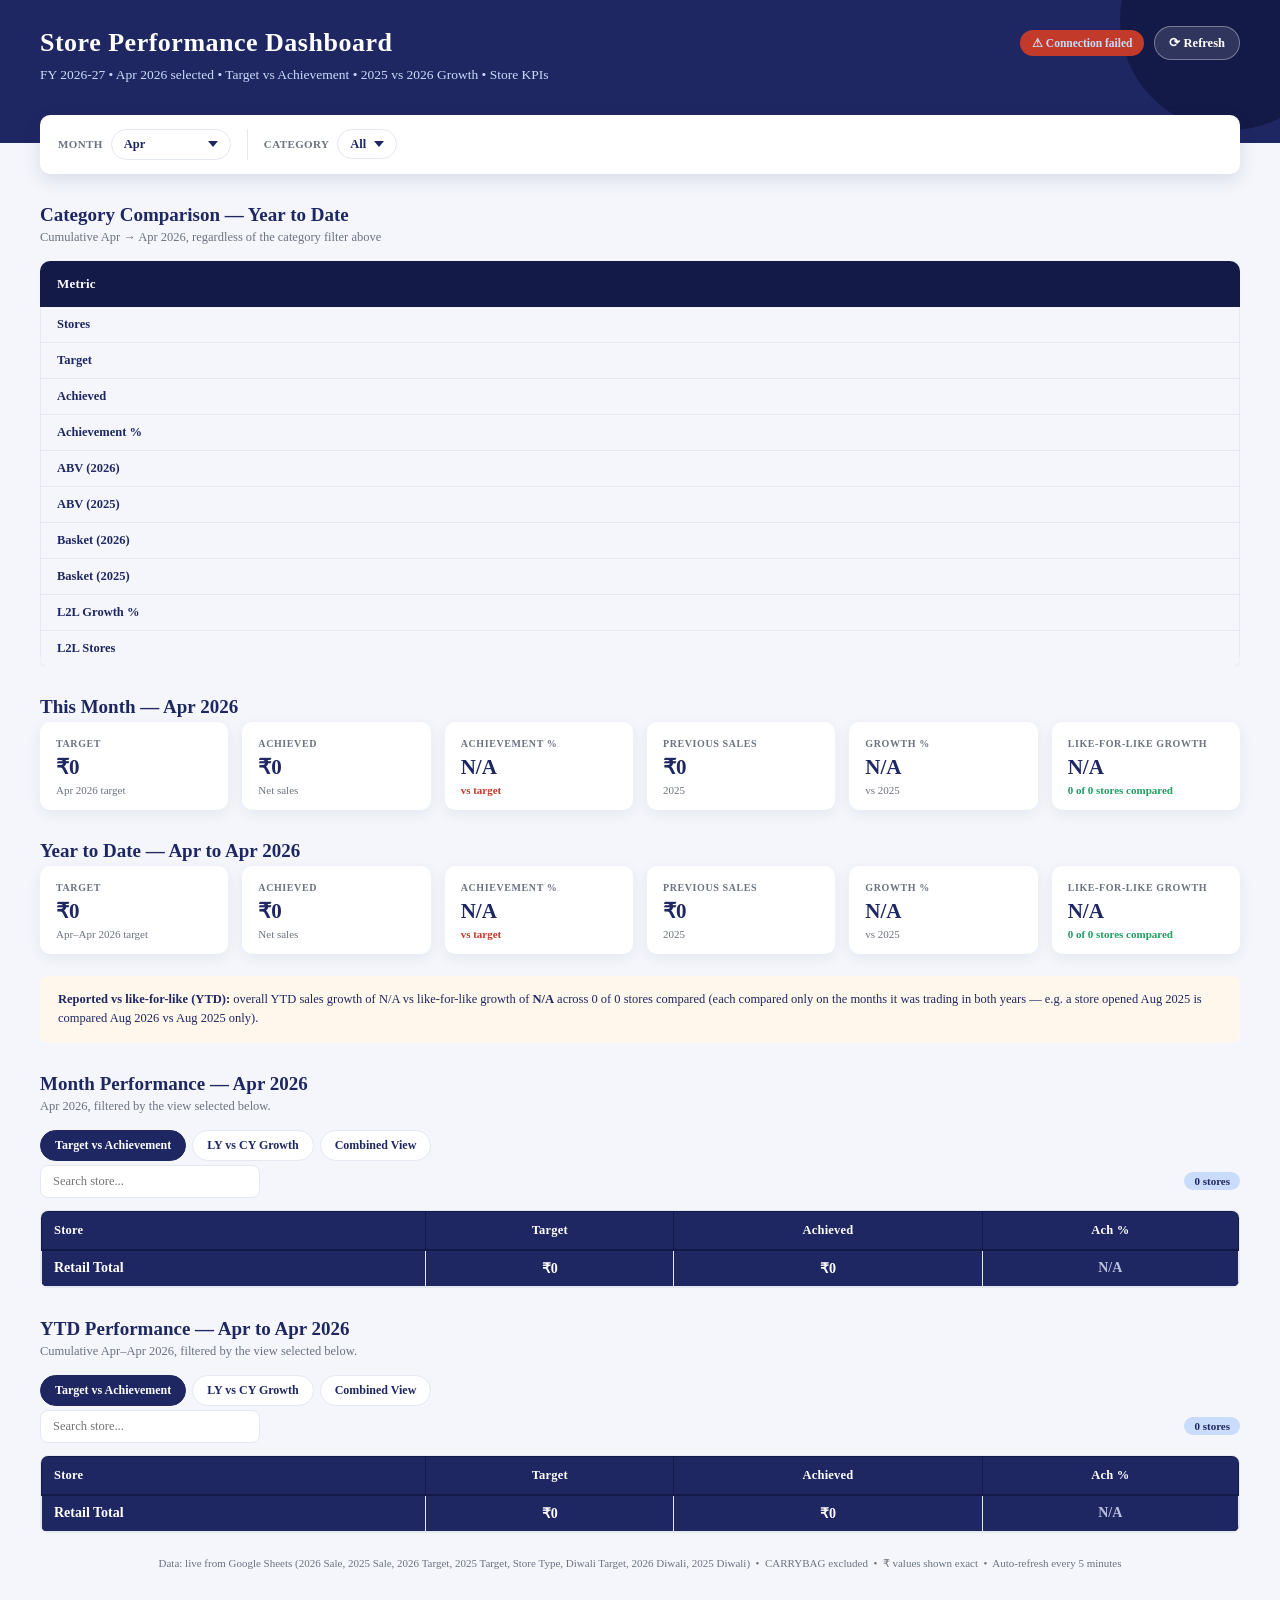
<file: index.html>
<!DOCTYPE html>
<html lang="en">
<head>
<meta charset="UTF-8" />
<meta name="viewport" content="width=device-width, initial-scale=1.0" />
<title>Store Performance Dashboard — FY 2026-27</title>
<style>
  :root{
    --navy:#1E2761; --navy-dark:#141A47; --ice:#CADCFC; --white:#FFFFFF;
    --bg:#F4F6FB; --grey:#6B7280; --grey-dark:#3B4252;
    --green:#1E9E63; --green-bg:#E6F7EF; --red:#C23B2A; --red-bg:#FCEAE7;
    --border:#E4E8F2; --amber-bg:#FFF7EC;
    --purple:#5B3EA8; --purple-bg:#EFEAFB;
    --coral-bg:#FAECE7; --coral:#712B13;
  }
  *{box-sizing:border-box;}
  button,select,input{ font-family:inherit; }
  body{ margin:0; font-family:Cambria,'Cambria Math',Georgia,serif; background:var(--bg); color:var(--navy); }
  header{ background:var(--navy); color:var(--white); padding:28px 40px 58px; position:relative; overflow:hidden; }
  header::after{ content:""; position:absolute; right:-60px; top:-90px; width:220px; height:220px; border-radius:50%; background:var(--navy-dark); }
  header h1{ margin:0; font-size:26px; letter-spacing:0.5px; font-weight:700; position:relative; z-index:1; }
  header p{ margin:8px 0 0; line-height:1.4; color:var(--ice); font-size:13.5px; position:relative; z-index:1; }
  .wrap{ max-width:1320px; margin:0 auto; padding:0 40px 60px; }

  .filterbar{
    background:var(--white); border-radius:10px; padding:14px 18px; margin-top:-28px; position:relative; z-index:2;
    box-shadow:0 6px 18px rgba(30,39,97,0.12); display:flex; align-items:center; gap:16px; flex-wrap:wrap;
  }
  .filter-group{ display:flex; align-items:center; gap:6px; }
  .filter-label{ font-size:11px; font-weight:700; color:var(--grey); text-transform:uppercase; letter-spacing:0.4px; margin-right:2px; }
  .pill{ border:1px solid var(--border); background:var(--white); color:var(--navy); padding:7px 14px; border-radius:16px; font-size:12px; font-weight:600; cursor:pointer; }
  .pill.active{ background:var(--navy); color:var(--white); border-color:var(--navy); }
  .pill.small{ padding:5px 11px; font-size:11.5px; }
  .dropdown{ border:1px solid var(--border); background:var(--white); color:var(--navy); padding:7px 30px 7px 12px; border-radius:16px; font-size:12.5px; font-weight:600; cursor:pointer; appearance:none; -webkit-appearance:none; background-image:url("data:image/svg+xml,%3Csvg xmlns='http://www.w3.org/2000/svg' width='10' height='6'%3E%3Cpath d='M0 0l5 6 5-6z' fill='%231E2761'/%3E%3C/svg%3E"); background-repeat:no-repeat; background-position:right 12px center; }
  .ms{ position:relative; }
  .ms-btn{ text-align:left; min-width:120px; max-width:260px; overflow:hidden; text-overflow:ellipsis; white-space:nowrap; }
  .ms-panel{ position:absolute; top:calc(100% + 6px); left:0; z-index:30; background:var(--white); border:1px solid var(--border); border-radius:12px; box-shadow:0 10px 28px rgba(30,39,97,0.18); padding:8px; min-width:210px; max-height:360px; overflow:auto; }
  .ms-panel[hidden]{ display:none; }
  .ms-opt{ display:flex; align-items:center; gap:9px; padding:7px 10px; border-radius:8px; font-size:12.5px; font-weight:600; cursor:pointer; color:var(--navy); }
  .ms-opt:hover{ background:var(--bg); }
  .ms-opt input{ accent-color:var(--navy); width:15px; height:15px; margin:0; }
  .ms-sep{ height:1px; background:var(--border); margin:6px 4px; }
  .ms-tools{ display:flex; gap:14px; padding:4px 10px 6px; }
  .ms-tools button{ border:none; background:none; color:var(--navy); font-size:11px; font-weight:600; text-decoration:underline; cursor:pointer; padding:0; }
  .ms-tag{ margin-left:auto; font-size:10px; color:var(--grey); font-weight:600; }
  .divider{ width:1px; align-self:stretch; background:var(--border); }
  .spacer{ flex:1; }

  .section{ margin-top:30px; }
  .section-title{ font-size:19px; font-weight:700; margin:0 0 4px; }
  .section-sub{ font-size:12.5px; color:var(--grey); margin:0 0 16px; }

  /* category comparison */
  .cat-row{ overflow-x:auto; }
  .cat-table{ width:100%; border-collapse:collapse; background:var(--white); border-radius:10px; overflow:hidden; box-shadow:0 4px 14px rgba(30,39,97,0.07); }
  .cat-table thead th{ padding:14px 16px; font-size:13px; text-align:center; background:var(--navy); color:var(--white); }
  .cat-table thead th.cat-table-metric{ text-align:left; background:var(--navy-dark); width:180px; }
  .cat-table thead th.coco{ border-top:3px solid #8B6FD9; }
  .cat-table thead th.fofo{ border-top:3px solid #E08A6B; }
  .cat-table thead th.other{ border-top:3px solid var(--green); }
  .cat-table tbody td{ padding:10px 16px; font-size:12.5px; text-align:center; border-bottom:1px solid var(--border); }
  .cat-table tbody td.cat-table-metric{ text-align:left; font-weight:600; color:var(--navy); background:var(--bg); }
  .cat-table tbody tr:nth-child(even) td.cat-table-val{ background:#FAFBFE; }
  .cat-table tbody td.cat-table-val{ color:var(--navy); font-variant-numeric:tabular-nums; }
  .cat-table tbody td.cat-table-val.bold{ font-weight:700; }
  .cat-table tbody tr:last-child td{ border-bottom:none; }

  .kpi-row{ display:grid; grid-template-columns:repeat(6,1fr); gap:14px; }
  .kpi-card{ background:var(--white); border-radius:10px; padding:16px 16px 14px; box-shadow:0 4px 14px rgba(30,39,97,0.07); }
  .kpi-card .label{ font-size:10px; font-weight:700; letter-spacing:0.6px; color:var(--grey); text-transform:uppercase; }
  .kpi-card .value{ font-size:21px; font-weight:700; margin-top:6px; color:var(--navy); }
  .kpi-card .sub{ font-size:11px; color:var(--grey); margin-top:4px; }
  .kpi-card .sub.up{ color:var(--green); font-weight:600; }
  .kpi-card .sub.down{ color:var(--red); font-weight:600; }

  .note{ background:var(--amber-bg); border-radius:8px; padding:14px 18px; font-size:12.5px; margin-top:22px; line-height:1.55; }
  .note b{ color:var(--navy); }

  .tabs{ display:flex; gap:8px; margin-bottom:14px; flex-wrap:wrap; }
  .tab-btn{ border:1px solid var(--border); background:var(--white); color:var(--navy); padding:9px 16px; border-radius:20px; font-size:12.5px; font-weight:600; cursor:pointer; }
  .tab-btn.active{ background:var(--navy); color:var(--white); border-color:var(--navy); }
  .subtoggle{ display:flex; gap:6px; margin-bottom:14px; }
  .sub-btn{ border:1px solid var(--border); background:var(--white); color:var(--grey-dark); padding:6px 12px; border-radius:14px; font-size:11.5px; cursor:pointer; }
  .sub-btn.active{ background:var(--ice); border-color:var(--navy); color:var(--navy); font-weight:700; }

  .card{ background:var(--white); border-radius:10px; padding:22px; box-shadow:0 4px 14px rgba(30,39,97,0.07); }
  .legend-row{ display:flex; gap:18px; margin-bottom:14px; font-size:12px; color:var(--grey-dark); }
  .chart-toggle-btn{ border:1px solid var(--border); background:var(--white); color:var(--navy); padding:5px 12px; border-radius:14px; font-size:11px; font-weight:600; cursor:pointer; white-space:nowrap; }
  .chart-toggle-btn:hover{ border-color:var(--navy); }
  .legend-dot{ display:inline-block; width:10px; height:10px; border-radius:2px; margin-right:5px; vertical-align:middle; }

  .hbar-scroll{ max-height:560px; overflow-y:auto; padding-right:6px; }
  .hbar-row{ display:grid; grid-template-columns:130px 1fr; align-items:center; gap:10px; margin-bottom:5px; }
  .hbar-label{ font-size:10.5px; color:var(--navy); text-align:right; overflow:hidden; text-overflow:ellipsis; white-space:nowrap; }
  .hbar-track{ position:relative; height:18px; }
  .hbar-seg{ position:absolute; top:0; height:18px; border-radius:3px; }
  .hbar-val{ font-size:9.5px; color:var(--navy); margin-left:4px; white-space:nowrap; position:absolute; left:100%; top:0; line-height:18px; }

  .div-row{ display:grid; grid-template-columns:130px 1fr; align-items:center; gap:10px; margin-bottom:5px; }
  .div-track{ position:relative; height:18px; background:#F1F3FA; border-radius:3px; }
  .div-center{ position:absolute; top:0; bottom:0; width:1px; background:#C7CDDC; }
  .div-bar{ position:absolute; top:0; height:18px; border-radius:3px; }
  .div-bar.pos{ background:var(--green); }
  .div-bar.neg{ background:var(--red); }
  .div-val{ position:absolute; top:0; font-size:9.5px; color:var(--navy); line-height:18px; }

  /* vertical grouped bar chart (weekly / category performance) */
  .vbar-wrap{ display:flex; align-items:flex-end; gap:36px; height:290px; padding:16px 12px 0; overflow-x:auto; }
  .vbar-group{ display:flex; flex-direction:column; align-items:center; min-width:100px; height:100%; justify-content:flex-end; }
  .vbar-pair{ display:flex; align-items:flex-end; gap:10px; height:200px; }
  .vbar{ width:26px; border-radius:3px 3px 0 0; position:relative; }
  .vbar.a{ background:var(--ice); }
  .vbar.b{ background:var(--navy); }
  .vbar-lbl{ font-size:10.5px; font-weight:700; color:var(--navy); margin-top:10px; text-align:center; max-width:110px; word-break:break-word; line-height:1.3; }
  .vbar-sublbl{ font-size:8.5px; color:var(--grey); margin-top:2px; text-align:center; white-space:nowrap; }
  .vbar-num{ position:absolute; top:-16px; left:50%; transform:translateX(-50%); font-size:8px; color:var(--grey-dark); white-space:nowrap; }
  .vbar-growth{ font-size:9px; font-weight:700; margin-top:4px; }
  .muted{ color:var(--grey); }

  table{ width:100%; border-collapse:collapse; font-size:14px; }
  thead th{ position:sticky; top:0; background:var(--navy); color:var(--white); text-align:left; padding:11px 12px; font-size:12.5px; letter-spacing:0.2px; cursor:pointer; user-select:none; white-space:nowrap; border:1px solid var(--navy-dark); }
  tbody td{ padding:9px 12px; border:1px solid var(--border); white-space:nowrap; }
  tbody tr:nth-child(even){ background:#FAFBFE; }
  tbody tr:hover{ background:var(--ice); }
  tbody tr.row-subtotal td{ background:var(--ice) !important; font-weight:700; border-top:1.5px solid var(--navy); }
  tbody tr.row-subtotal:hover td{ background:var(--ice) !important; }
  tbody tr.row-grandtotal td{ background:var(--navy) !important; color:var(--white); font-weight:700; border-top:2px solid var(--navy-dark); }
  tbody tr.row-grandtotal:hover td{ background:var(--navy) !important; }
  tbody tr.row-grandtotal td.pos{ color:#7FE0AE; }
  tbody tr.row-grandtotal td.neg{ color:#FFAFA0; }
  tbody tr.row-grandtotal td.muted{ color:#B9C0DD; }
  td.num{ text-align:center; font-variant-numeric:tabular-nums; }
  thead th{ text-align:center; }
  thead th:first-child{ text-align:left; }
  .pos{ color:var(--green); font-weight:700; }
  .neg{ color:var(--red); font-weight:700; }
  .table-wrap{ max-height:480px; overflow:auto; border:1px solid var(--border); border-radius:8px; }
  .table-toolbar{ display:flex; justify-content:space-between; align-items:center; margin-bottom:12px; gap:12px; flex-wrap:wrap; }
  .search{ border:1px solid var(--border); border-radius:8px; padding:8px 12px; font-size:12.5px; width:220px; }
  .badge{ background:var(--ice); color:var(--navy); border-radius:12px; padding:3px 10px; font-size:11px; font-weight:700; }

  footer{ text-align:center; color:var(--grey); font-size:11px; padding:24px 0 10px; }
</style>
</head>
<body>

<header>
  <h1>Store Performance Dashboard</h1>
  <p id="headerSub">FY 2026-27 &nbsp;•&nbsp; Target vs Achievement &nbsp;•&nbsp; LY vs CY Growth &nbsp;•&nbsp; Store KPIs</p>
  <div style="position:absolute; top:26px; right:40px; z-index:3; display:flex; align-items:center; gap:10px;">
    <span id="liveStatus" style="font-size:11.5px; font-weight:600; color:#CADCFC; background:rgba(255,255,255,0.12); padding:6px 12px; border-radius:14px;">Connecting…</span>
    <button id="refreshLive" title="Re-fetch the live Google Sheets" style="background:rgba(255,255,255,0.12); border:1px solid rgba(255,255,255,0.35); color:#fff; padding:8px 14px; border-radius:18px; font-size:12.5px; font-weight:600; cursor:pointer;">⟳ Refresh</button>
  </div>
</header>

<div class="wrap">
  <div class="filterbar">
    <div class="filter-group">
      <span class="filter-label">Month</span>
      <div class="ms" id="monthMs">
        <button type="button" class="dropdown ms-btn" id="monthMsBtn" aria-haspopup="listbox" aria-expanded="false"><span id="monthMsLabel">…</span></button>
        <div class="ms-panel" id="monthMsPanel" role="listbox" aria-multiselectable="true" hidden></div>
      </div>
    </div>
    <div class="divider"></div>
    <div class="filter-group">
      <span class="filter-label">Category</span>
      <select id="catSelect" class="dropdown"></select>
    </div>
    <div class="spacer"></div>
  </div>

  <div class="section">
    <div class="section-title" id="catCompTitle">Category Comparison — Year to Date</div>
    <div class="section-sub" id="catCompSub"></div>
    <div class="cat-row" id="catRow"></div>
  </div>

  <div class="section">
    <div class="section-title" id="monthKpiTitle">This Month</div>
    <div class="kpi-row" id="monthKpiRow"></div>
  </div>

  <div class="section" id="ytdKpiSection">
    <div class="section-title" id="ytdKpiTitle">Year to Date</div>
    <div class="kpi-row" id="ytdKpiRow"></div>
    <div class="note" id="coverageNote"></div>
  </div>

  <div class="section">
    <div class="section-title" id="monthPerfTitle">Month Performance</div>
    <div class="section-sub" id="monthPerfSub"></div>
    <div class="filter-group" id="monthViewTabs" style="margin:10px 0 4px;">
      <button class="pill active" data-view="target">Target vs Achievement</button>
      <button class="pill" data-view="growth">LY vs CY Growth</button>
      <button class="pill" data-view="combined">Combined View</button>
    </div>
    <div id="monthGrowthSubToggle" class="subtoggle" style="display:none;">
      <button class="sub-btn active" data-mode="l2l">Like-for-like stores only (this month)</button>
      <button class="sub-btn" data-mode="all">All stores (incl. new/closed)</button>
    </div>
    <div class="table-toolbar">
      <input class="search" id="monthSearch" type="text" placeholder="Search store..." />
      <span class="badge" id="monthRowCount"></span>
    </div>
    <div class="table-wrap">
      <table id="monthTable"><thead id="monthTableHead"></thead><tbody id="monthTableBody"></tbody></table>
    </div>
  </div>

  <div class="section" id="ytdPerfSection">
    <div class="section-title" id="ytdPerfTitle">YTD Performance</div>
    <div class="section-sub" id="ytdPerfSub"></div>
    <div class="filter-group" id="ytdViewTabs" style="margin:10px 0 4px;">
      <button class="pill active" data-view="target">Target vs Achievement</button>
      <button class="pill" data-view="growth">LY vs CY Growth</button>
      <button class="pill" data-view="combined">Combined View</button>
    </div>
    <div id="ytdGrowthSubToggle" class="subtoggle" style="display:none;">
      <button class="sub-btn active" data-mode="l2l">Like-for-like stores only (overlapping months)</button>
      <button class="sub-btn" data-mode="all">All stores (incl. new/closed)</button>
    </div>
    <div class="table-toolbar">
      <input class="search" id="ytdSearch" type="text" placeholder="Search store..." />
      <span class="badge" id="ytdRowCount"></span>
    </div>
    <div class="table-wrap">
      <table id="ytdTable"><thead id="ytdTableHead"></thead><tbody id="ytdTableBody"></tbody></table>
    </div>
  </div>

  <footer>Data: live from Google Sheets (2026 Sale, 2025 Sale, 2026 Target, 2025 Target, Store Type, Diwali Target, 2026 Diwali, 2025 Diwali) &nbsp;•&nbsp; CARRYBAG excluded &nbsp;•&nbsp; ₹ values shown exact &nbsp;•&nbsp; Auto-refresh every 5 minutes</footer>
</div>

<script>
const YEAR_DATA = { months: ["Apr"], stores: [], categories: [] };
</script>
<script>
try {

let MONTHS = YEAR_DATA.months;                  // ["Apr","May","Jun","Jul"]
let STORES = YEAR_DATA.stores;                  // raw per-store per-month records
let CATEGORIES = YEAR_DATA.categories.filter(c => c !== "Discontinued");

const NAVY="#1E2761", ICE="#CADCFC", GREEN="#1E9E63", RED="#C23B2A", GREY="#6B7280", SLATE="#AAB3C5";

function fmtLakh(v){ return (v==null) ? "-" : "₹" + Math.round(v).toLocaleString("en-IN"); }
function fmtInr(v){ return (v==null) ? "-" : "₹" + Math.round(v).toLocaleString("en-IN"); }
function fmtPct(v){ return (v==null) ? "N/A" : (v>=0?"+":"") + v.toFixed(1) + "%"; }
function fmtNum(v){ return (v==null) ? "-" : v.toLocaleString("en-IN"); }
function esc(s){ return String(s).replace(/[&<>"']/g, c => ({"&":"&amp;","<":"&lt;",">":"&gt;",'"':"&quot;","'":"&#39;"}[c])); }

// ---------------- STATE ----------------
const DIWALI = "Diwali";            // special period key (festival window), fed by the 3 Diwali sheets
let selPeriods = [MONTHS[MONTHS.length-1]]; // selected periods: one or more regular months, OR exactly ["Diwali"]
let selInit = false;                 // first successful merge sets the default selection (latest month)
let diwaliAvailable = false;         // true once Diwali data/targets have been loaded
function isDiwaliMode(){ return selPeriods.length===1 && selPeriods[0]===DIWALI; }
function regularSel(){ return MONTHS.filter(m => selPeriods.includes(m)); }
function ytdIdx(){ const r = regularSel(); return r.length ? MONTHS.indexOf(r[r.length-1]) : MONTHS.length-1; }
function anchorMonth(){ return MONTHS[ytdIdx()]; }   // YTD runs Apr -> latest selected regular month
let selCategory = "All";
let monthView = "target";
let ytdView = "target";
let monthGrowthMode = "l2l";
let ytdGrowthMode = "l2l";

// ---------------- RAW ACCESSORS ----------------
const MONTH_NAMES_CAL = ["Jan","Feb","Mar","Apr","May","Jun","Jul","Aug","Sep","Oct","Nov","Dec"];
const CY_BASE_YEAR = 2026, LY_BASE_YEAR = 2025; // fiscal year anchor; Jan-Mar roll to base+1
function calendarYear(monthKey, base){
  if(monthKey === DIWALI) return base;
  const idx = MONTH_NAMES_CAL.indexOf(monthKey);
  return idx <= 2 ? base + 1 : base; // Jan/Feb/Mar belong to the next calendar year of this FY
}
function daysInMonth(monthKey){
  const idx = MONTH_NAMES_CAL.indexOf(monthKey);
  const year = calendarYear(monthKey, CY_BASE_YEAR);
  return new Date(year, idx + 1, 0).getDate();
}
// If the current-year upload for a month only covers part of it (e.g. days 1-14),
// compare against the SAME days last year instead of the full LY month — otherwise
// a partial month looks like a huge decline against a complete prior-year month.
function matchedPeriodLY(store, monthKey){
  const rec = store.m[monthKey];
  if(!rec) return null;
  const days26 = rec.days26 || {};
  const dayNums = Object.keys(days26).map(Number).filter(n=>!isNaN(n));
  if(dayNums.length === 0) return null; // no day-level detail (older bulk data) — use full totals as-is
  const coverageDay = Math.max(...dayNums);
  const totalDays = daysInMonth(monthKey);
  if(coverageDay >= totalDays) return { isPartial:false, coverageDay, totalDays };
  const days25 = rec.days25 || {};
  let sales25=0, bills25=0, qty25=0;
  for(let d=1; d<=coverageDay; d++){
    const dr = days25[String(d)];
    if(dr){ sales25 += dr.sales; bills25 += dr.bills; qty25 += dr.qty; }
  }
  return { isPartial:true, coverageDay, totalDays, sales25, bills25, qty25 };
}
function monthRaw(store, mIdx){
  const m = MONTHS[mIdx];
  const base = store.m[m];
  const match = matchedPeriodLY(store, m);
  if(match && match.isPartial){
    return { ...base, sales25: match.sales25, bills25: match.bills25, qty25: match.qty25, __partial: match };
  }
  return { ...base, __partial: match };
}
// sum raw fields across months[0..toIdx] inclusive
function ytdRaw(store, toIdx){
  const out = {target25:null, sales25:0, bills25:0, qty25:0, target26:null, sales26:0, bills26:0, qty26:0};
  let any25=false, any26=false;
  for(let i=0;i<=toIdx;i++){
    const r = monthRaw(store, i);
    if(r.target25!=null){ out.target25 = (out.target25||0) + r.target25; any25=true; }
    if(r.target26!=null){ out.target26 = (out.target26||0) + r.target26; any26=true; }
    out.sales25 += r.sales25; out.bills25 += r.bills25; out.qty25 += r.qty25;
    out.sales26 += r.sales26; out.bills26 += r.bills26; out.qty26 += r.qty26;
  }
  return out;
}
function isL2LMonth(store, mIdx){
  const r = monthRaw(store, mIdx);
  return r.sales25 > 0 && r.sales26 > 0;
}
// For YTD: a store's LY-vs-CY comparison should only use the months where it was
// actually trading in BOTH years. A store that opened mid-year (e.g. Aug'25) has
// zero sales in the months before it existed — those months must not be summed
// into the comparison, or growth gets wildly distorted. So: sum only the
// individual months (within Apr..toIdx) where sales25>0 AND sales26>0.
// (monthRaw already applies matched-period LY for any partial month in range.)
function ytdL2LStats(store, toIdx){
  const out = { sales25:0, sales26:0, bills25:0, bills26:0, qty25:0, qty26:0, qualMonths:0 };
  for(let i=0;i<=toIdx;i++){
    const r = monthRaw(store, i);
    if(r.sales25 > 0 && r.sales26 > 0){
      out.sales25 += r.sales25; out.sales26 += r.sales26;
      out.bills25 += r.bills25; out.bills26 += r.bills26;
      out.qty25 += r.qty25; out.qty26 += r.qty26;
      out.qualMonths += 1;
    }
  }
  return out;
}
function isL2LYtd(store, toIdx){
  return ytdL2LStats(store, toIdx).qualMonths > 0;
}

// ---------------- DERIVED METRICS ----------------
function derive(raw){
  const ach26 = (raw.target26 && raw.target26 > 0) ? (raw.sales26/raw.target26*100) : null;
  const ach25 = (raw.target25 && raw.target25 > 0) ? (raw.sales25/raw.target25*100) : null;
  const abv25 = raw.bills25>0 ? raw.sales25/raw.bills25 : null;
  const abv26 = raw.bills26>0 ? raw.sales26/raw.bills26 : null;
  const basket25 = raw.bills25>0 ? raw.qty25/raw.bills25 : null;
  const basket26 = raw.bills26>0 ? raw.qty26/raw.bills26 : null;
  const yoy = raw.sales25>0 ? (raw.sales26-raw.sales25)/raw.sales25*100 : null;
  return {...raw, ach25, ach26, abv25, abv26, basket25, basket26, yoy};
}

// ---- selection-aware raw data (regular months are summed; Diwali is its own full-period record) ----
function rawOfPeriod(store, key){
  if(key === DIWALI) return { ...(store.m[DIWALI] || emptyMonthRaw()), __partial:null };
  return monthRaw(store, MONTHS.indexOf(key));
}
function periodRaw(store, keys){
  if(keys.length === 1) return rawOfPeriod(store, keys[0]);
  const out = {target25:null, sales25:0, bills25:0, qty25:0, target26:null, sales26:0, bills26:0, qty26:0};
  keys.forEach(k=>{
    const r = rawOfPeriod(store, k);
    if(r.target25!=null) out.target25 = (out.target25||0) + r.target25;
    if(r.target26!=null) out.target26 = (out.target26||0) + r.target26;
    out.sales25 += r.sales25||0; out.bills25 += r.bills25||0; out.qty25 += r.qty25||0;
    out.sales26 += r.sales26||0; out.bills26 += r.bills26||0; out.qty26 += r.qty26||0;
  });
  return out;
}
// like-for-like over a set of periods: only periods where the store traded in BOTH years count
function periodL2LStats(store, keys){
  const out = { sales25:0, sales26:0, bills25:0, bills26:0, qty25:0, qty26:0, qualMonths:0 };
  keys.forEach(k=>{
    const r = rawOfPeriod(store, k);
    if(r.sales25 > 0 && r.sales26 > 0){
      out.sales25 += r.sales25; out.sales26 += r.sales26;
      out.bills25 += r.bills25; out.bills26 += r.bills26;
      out.qty25 += r.qty25; out.qty26 += r.qty26;
      out.qualMonths += 1;
    }
  });
  return out;
}
function l2lRowsFor(keys){
  return getFilteredStores().map(s => {
    const t = periodL2LStats(s, keys);
    return {
      key: s.key, store: s.store, category: s.category,
      sales25: t.sales25, sales26: t.sales26, bills25: t.bills25, bills26: t.bills26,
      abv25: t.bills25>0 ? t.sales25/t.bills25 : null, abv26: t.bills26>0 ? t.sales26/t.bills26 : null,
      basket25: t.bills25>0 ? t.qty25/t.bills25 : null, basket26: t.bills26>0 ? t.qty26/t.bills26 : null,
      yoy: t.sales25>0 ? (t.sales26-t.sales25)/t.sales25*100 : null,
      __isL2L: t.qualMonths > 0, __qualMonths: t.qualMonths,
    };
  }).filter(r => r.__isL2L);
}
// ---- labels ----
function periodYear(k){ return k===DIWALI ? CY_BASE_YEAR : calendarYear(k, CY_BASE_YEAR); }
function periodLabel(){
  const keys = isDiwaliMode() ? [DIWALI] : regularSel();
  const years = Array.from(new Set(keys.map(periodYear)));
  if(years.length === 1) return keys.join(" + ") + " " + years[0];
  return keys.map(k=>k+" "+periodYear(k)).join(" + ");
}
function periodLabelShort(){
  if(isDiwaliMode()) return "Diwali";
  const r = regularSel();
  return r.length<=3 ? r.join(", ") : `${r.length} months`;
}
// first partial month (if any) among the selected regular months, for the explanatory note
function partialInfo(){
  for(const m of regularSel()){
    for(const s of getFilteredStores()){
      const mr = monthRaw(s, MONTHS.indexOf(m));
      if(mr.__partial && mr.__partial.isPartial) return { month:m, ...mr.__partial };
    }
  }
  return null;
}

function getFilteredStores(){
  return selCategory==="All" ? STORES.filter(s=>s.category!=="Discontinued") : STORES.filter(s=>s.category===selCategory);
}

// A "row" for month view = derive(monthRaw), for ytd view = derive(ytdRaw(toIdx))
function monthRows(){ return getFilteredStores().map(s => ({key:s.key, store:s.store, category:s.category, ...derive(periodRaw(s, selPeriods)), __isL2L: periodL2LStats(s, selPeriods).qualMonths>0})); }
function monthL2LRows(){ return l2lRowsFor(selPeriods); }
function ytdRows(){ return getFilteredStores().map(s => ({key:s.key, store:s.store, category:s.category, ...derive(ytdRaw(s, ytdIdx())), __isL2L: isL2LYtd(s, ytdIdx())})); }

// Rows for a "target-only" month (current-year sales not uploaded yet, only the target is
// known). Shows last year's sales for the same month, last month's CY sales (most recent
// actual), the target, and the growth the target implies vs last year same month.
function monthTargetOnlyRows(){
  return getFilteredStores().map(s => {
    const cur = periodRaw(s, selPeriods);
    const firstReg = isDiwaliMode() ? -1 : MONTHS.indexOf(regularSel()[0]);
    const prev = firstReg>0 ? monthRaw(s, firstReg-1) : null;
    const sales25 = cur.sales25;
    const target26 = cur.target26;
    const prevSales26 = prev ? prev.sales26 : null;
    const growth = (sales25>0 && target26!=null) ? (target26-sales25)/sales25*100 : null;
    return { key:s.key, store:s.store, category:s.category, sales25, prevSales26, target26, growth };
  });
}
// A month is "target-only" when every filtered store has zero current-year sales for it
// (nothing uploaded yet) but at least one store has a target set.
function isTargetOnlyMonth(rows){
  return rows.length>0 && rows.every(r=>!(r.sales26>0)) && rows.some(r=>(r.target26||0)>0);
}

// Rows for the YTD "like-for-like" growth view: each store's sales/bills/qty are
// summed ONLY over the months where it traded in both years (see ytdL2LStats),
// so a store that opened mid-year is compared fairly on just its overlapping months.
function ytdL2LRows(){
  return getFilteredStores().map(s => {
    const t = ytdL2LStats(s, ytdIdx());
    const abv25 = t.bills25>0 ? t.sales25/t.bills25 : null;
    const abv26 = t.bills26>0 ? t.sales26/t.bills26 : null;
    const basket25 = t.bills25>0 ? t.qty25/t.bills25 : null;
    const basket26 = t.bills26>0 ? t.qty26/t.bills26 : null;
    const yoy = t.sales25>0 ? (t.sales26-t.sales25)/t.sales25*100 : null;
    return {
      key: s.key, store: s.store, category: s.category,
      sales25: t.sales25, sales26: t.sales26, bills25: t.bills25, bills26: t.bills26,
      abv25, abv26, basket25, basket26, yoy,
      __isL2L: t.qualMonths > 0, __qualMonths: t.qualMonths,
    };
  }).filter(r => r.__isL2L);
}

function aggregate(rows, l2lRowsOverride){
  const target26 = rows.reduce((a,r)=>a+(r.target26||0),0);
  const sales26 = rows.reduce((a,r)=>a+(r.sales26||0),0);
  const target25 = rows.reduce((a,r)=>a+(r.target25||0),0);
  const sales25 = rows.reduce((a,r)=>a+(r.sales25||0),0);
  const bills26 = rows.reduce((a,r)=>a+(r.bills26||0),0);
  const bills25 = rows.reduce((a,r)=>a+(r.bills25||0),0);
  const qty26 = rows.reduce((a,r)=>a+((r.basket26||0)*(r.bills26||0)),0);
  const qty25 = rows.reduce((a,r)=>a+((r.basket25||0)*(r.bills25||0)),0);
  const l2l = l2lRowsOverride || rows.filter(r=>r.__isL2L);
  const l2lSales25 = l2l.reduce((a,r)=>a+r.sales25,0);
  const l2lSales26 = l2l.reduce((a,r)=>a+r.sales26,0);
  const newStores = rows.filter(r=>r.sales25===0 && r.sales26>0).map(r=>r.store);
  const closedStores = rows.filter(r=>r.sales26===0 && r.sales25>0).map(r=>r.store);
  return {
    target26, sales26, target25, sales25, bills26, bills25, qty26, qty25,
    ach26: target26>0 ? sales26/target26*100 : null,
    yoyAll: sales25>0 ? (sales26-sales25)/sales25*100 : null,
    abv26: bills26>0 ? sales26/bills26 : null,
    abv25: bills25>0 ? sales25/bills25 : null,
    basket26: bills26>0 ? qty26/bills26 : null,
    basket25: bills25>0 ? qty25/bills25 : null,
    l2lCount: l2l.length,
    l2lGrowth: l2lSales25>0 ? (l2lSales26-l2lSales25)/l2lSales25*100 : null,
    newStores, closedStores,
  };
}

// ---------------- RENDER: FILTER BAR ----------------
function renderMonthPills(){
  const panel = document.getElementById("monthMsPanel");
  const opt = (key, label, tag) =>
    `<label class="ms-opt"><input type="checkbox" value="${esc(key)}" ${selPeriods.includes(key)?"checked":""}><span>${esc(label)}</span>${tag?`<span class="ms-tag">${esc(tag)}</span>`:""}</label>`;
  panel.innerHTML =
    `<div class="ms-tools"><button type="button" data-act="all">Select all</button><button type="button" data-act="latest">Latest only</button></div>` +
    MONTHS.map(m=>opt(m, m)).join("") +
    (diwaliAvailable ? `<div class="ms-sep"></div>` + opt(DIWALI, "Diwali", "festival") : "");
  document.getElementById("monthMsLabel").textContent = periodLabelShort();
}
let viewBeforeDiwali = null;
function setMonthView(view){
  monthView = view;
  document.querySelectorAll("#monthViewTabs .pill").forEach(b=>b.classList.toggle("active", b.dataset.view===view));
  document.getElementById("monthGrowthSubToggle").style.display = view==="growth" ? "flex":"none";
}
function setPeriods(keys){
  const wasDw = isDiwaliMode();
  selPeriods = keys.length ? keys : [MONTHS[MONTHS.length-1]];
  if(isDiwaliMode() && !wasDw){ viewBeforeDiwali = monthView; if(monthView==="target") setMonthView("combined"); }   // show 2025 Diwali sales next to 2026
  else if(!isDiwaliMode() && wasDw && viewBeforeDiwali){ setMonthView(viewBeforeDiwali); viewBeforeDiwali = null; }
  renderAll();
}
(function wireMonthMs(){
  const btn = document.getElementById("monthMsBtn"), panel = document.getElementById("monthMsPanel");
  const setOpen = (open)=>{ panel.hidden = !open; btn.setAttribute("aria-expanded", open ? "true" : "false"); };
  btn.addEventListener("click", ()=> setOpen(panel.hidden));
  // composedPath is captured at dispatch time, so re-rendering the panel mid-click does not look like an outside click
  document.addEventListener("click", (e)=>{ if(!e.composedPath().includes(document.getElementById("monthMs"))) setOpen(false); });
  document.addEventListener("keydown", (e)=>{ if(e.key==="Escape") setOpen(false); });
  panel.addEventListener("change", (e)=>{
    const key = e.target.value, on = e.target.checked;
    let next;
    if(key === DIWALI){
      next = on ? [DIWALI] : [];                       // Diwali is its own view; it never mixes with months
    } else {
      const base = isDiwaliMode() ? [] : regularSel();
      next = on ? MONTHS.filter(m => base.includes(m) || m===key) : base.filter(m => m!==key);
    }
    setPeriods(next);
    const again = panel.querySelector(`input[value="${key}"]`); if(again) again.focus();
  });
  panel.addEventListener("click", (e)=>{
    const act = e.target.dataset && e.target.dataset.act;
    if(act === "all") setPeriods(MONTHS.slice());
    if(act === "latest") setPeriods([MONTHS[MONTHS.length-1]]);
  });
})();
function renderCatPills(){
  const sel = document.getElementById("catSelect");
  const cats = ["All", ...CATEGORIES];
  sel.innerHTML = cats.map(c=>`<option value="${esc(c)}" ${c===selCategory?"selected":""}>${esc(c)}</option>`).join("");
}
document.getElementById("catSelect").addEventListener("change", (e)=>{
  selCategory = e.target.value;
  renderAll();
});
document.querySelectorAll("#monthViewTabs .pill").forEach(btn=>{
  btn.addEventListener("click", ()=>{
    document.querySelectorAll("#monthViewTabs .pill").forEach(b=>b.classList.remove("active"));
    btn.classList.add("active");
    monthView = btn.dataset.view;
    document.getElementById("monthGrowthSubToggle").style.display = monthView==="growth" ? "flex":"none";
    renderAll();
  });
});
document.querySelectorAll("#ytdViewTabs .pill").forEach(btn=>{
  btn.addEventListener("click", ()=>{
    document.querySelectorAll("#ytdViewTabs .pill").forEach(b=>b.classList.remove("active"));
    btn.classList.add("active");
    ytdView = btn.dataset.view;
    document.getElementById("ytdGrowthSubToggle").style.display = ytdView==="growth" ? "flex":"none";
    renderAll();
  });
});
document.querySelectorAll("#monthGrowthSubToggle .sub-btn").forEach(btn=>{
  btn.addEventListener("click", ()=>{
    document.querySelectorAll("#monthGrowthSubToggle .sub-btn").forEach(b=>b.classList.remove("active"));
    btn.classList.add("active"); monthGrowthMode = btn.dataset.mode; renderAll();
  });
});
document.querySelectorAll("#ytdGrowthSubToggle .sub-btn").forEach(btn=>{
  btn.addEventListener("click", ()=>{
    document.querySelectorAll("#ytdGrowthSubToggle .sub-btn").forEach(b=>b.classList.remove("active"));
    btn.classList.add("active"); ytdGrowthMode = btn.dataset.mode; renderAll();
  });
});

// ---------------- RENDER: CATEGORY COMPARISON ----------------
function renderCategoryComparison(){
  const dw = isDiwaliMode();
  const yl = yearLabels(dw ? DIWALI : anchorMonth());
  document.getElementById("catCompTitle").textContent = dw ? "Category Comparison — Diwali" : "Category Comparison — Year to Date";
  document.getElementById("catCompSub").textContent = dw
    ? `Diwali ${yl.cy} festival period (vs Diwali ${yl.ly}), regardless of the category filter above`
    : `Cumulative Apr \u2192 ${anchorMonth()} ${yl.cy}, regardless of the category filter above`;

  const catAgg = {};
  CATEGORIES.forEach(cat=>{
    const catStores = STORES.filter(s=>s.category===cat);
    const rows = catStores.map(s => ({store:s.store, ...derive(dw ? rawOfPeriod(s, DIWALI) : ytdRaw(s, ytdIdx()))}));
    const l2lRows = catStores.map(s => {
      const t = dw ? periodL2LStats(s, [DIWALI]) : ytdL2LStats(s, ytdIdx());
      return { store:s.store, sales25:t.sales25, sales26:t.sales26, __qualMonths:t.qualMonths };
    }).filter(r => r.__qualMonths > 0);
    catAgg[cat] = { ...aggregate(rows, l2lRows), count: rows.length };
  });

  const metrics = [
    { label:"Stores", get:(a)=>String(a.count) },
    { label:"Target", get:(a)=>fmtLakh(a.target26) },
    { label:"Achieved", get:(a)=>fmtLakh(a.sales26) },
    { label:"Achievement %", get:(a)=>a.ach26==null?"N/A":a.ach26.toFixed(1)+"%", cls:(a)=>a.ach26==null?"muted":(a.ach26>=100?"pos":"neg") },
    { label:`ABV (${yl.cy})`, get:(a)=>fmtInr(a.abv26) },
    { label:`ABV (${yl.ly})`, get:(a)=>fmtInr(a.abv25) },
    { label:`Basket (${yl.cy})`, get:(a)=>a.basket26==null?"-":a.basket26.toFixed(2) },
    { label:`Basket (${yl.ly})`, get:(a)=>a.basket25==null?"-":a.basket25.toFixed(2) },
    { label:"L2L Growth %", get:(a)=>fmtPct(a.l2lGrowth), cls:(a)=>a.l2lGrowth==null?"muted":(a.l2lGrowth>=0?"pos":"neg"), bold:true },
    { label:"L2L Stores", get:(a)=>`${a.l2lCount} of ${a.count}` },
  ];

  const catClass = {"COCO-TN":"coco","FOFO-TN":"fofo","Other States":"other"};
  let html = `<table class="cat-table"><thead><tr><th class="cat-table-metric">Metric</th>${
    CATEGORIES.map(cat=>`<th class="cat-table-head ${catClass[cat]||''}">${esc(cat)}</th>`).join("")
  }</tr></thead><tbody>`;
  metrics.forEach(m=>{
    html += `<tr><td class="cat-table-metric">${esc(m.label)}</td>${
      CATEGORIES.map(cat=>{
        const a = catAgg[cat];
        const cls = m.cls ? m.cls(a) : "";
        return `<td class="cat-table-val ${cls} ${m.bold?'bold':''}">${m.get(a)}</td>`;
      }).join("")
    }</tr>`;
  });
  html += `</tbody></table>`;
  document.getElementById("catRow").innerHTML = html;
}

// ---------------- RENDER: KPI ROWS ----------------
function kpiCardsHtml(agg, periodLabel, yl, totalStores){
  const cards = [
    { label:"Target", value: fmtLakh(agg.target26), sub: periodLabel },
    { label:"Achieved", value: fmtLakh(agg.sales26), sub: "Net sales" },
    { label:"Achievement %", value: agg.ach26==null?"N/A":agg.ach26.toFixed(1)+"%", sub:"vs target", cls: agg.ach26>=100?"up":"down" },
    { label:"Previous Sales", value: fmtLakh(agg.sales25), sub: `${yl.ly}` },
    { label:"Growth %", value: fmtPct(agg.yoyAll), sub:`vs ${yl.ly}`, cls: agg.yoyAll==null?"":(agg.yoyAll>=0?"up":"down") },
    { label:"Like-for-Like Growth", value: fmtPct(agg.l2lGrowth), sub:`${agg.l2lCount} of ${totalStores} stores compared`, cls: agg.l2lGrowth>=0?"up":"down" },
  ];
  return cards.map(k=>
    `<div class="kpi-card"><div class="label">${esc(k.label)}</div><div class="value">${esc(k.value)}</div><div class="sub ${k.cls||''}">${esc(k.sub)}</div></div>`
  ).join("");
}

function renderKpis(){
  const mRows = monthRows();
  const yRows = ytdRows();
  const dw = isDiwaliMode();
  const mAgg = aggregate(mRows, monthL2LRows());
  const yAgg = aggregate(yRows, ytdL2LRows());
  const yl = yearLabels(selPeriods[0]);
  const ylY = yearLabels(anchorMonth());
  const totalStores = getFilteredStores().length;
  const catTag = selCategory!=='All' ? ' · '+selCategory : '';

  document.getElementById("monthKpiTitle").textContent = `${dw ? 'Diwali' : (regularSel().length>1 ? 'Selected Months' : 'This Month')} — ${periodLabel()}${catTag}`;
  document.getElementById("monthKpiRow").innerHTML = kpiCardsHtml(mAgg, `${periodLabel()} target`, yl, totalStores);
  if(dw){
    // second block = last year's Diwali, so the 2025 Diwali sales are shown in full
    const stLY = mRows.filter(r=>(r.sales25||0)>0).length;
    const cards = [
      { label:`Diwali ${yl.ly} Sales`, value: fmtLakh(mAgg.sales25), sub:"Net sales (last year)" },
      { label:"Units", value: fmtNum(Math.round(mAgg.qty25)), sub:`Diwali ${yl.ly}` },
      { label:"Bills", value: fmtNum(mAgg.bills25), sub:`Diwali ${yl.ly}` },
      { label:"ABV", value: fmtInr(mAgg.abv25), sub:`Diwali ${yl.ly}` },
      { label:"Basket", value: mAgg.basket25==null?"-":mAgg.basket25.toFixed(2), sub:`Diwali ${yl.ly}` },
      { label:"Stores Trading", value: `${stLY} of ${totalStores}`, sub:`Diwali ${yl.ly}` },
    ];
    document.getElementById("ytdKpiTitle").textContent = `Diwali ${yl.ly} \u2014 Last Year${catTag}`;
    document.getElementById("ytdKpiRow").innerHTML = cards.map(k=>
      `<div class="kpi-card"><div class="label">${esc(k.label)}</div><div class="value">${esc(k.value)}</div><div class="sub">${esc(k.sub)}</div></div>`).join("");
    document.getElementById("coverageNote").innerHTML = `Diwali ${yl.ly} figures come from the "${yl.ly} Diwali" sheet; the Month Performance table below shows them store-wise next to Diwali ${yl.cy}.`;
    return;
  }

  document.getElementById("ytdKpiTitle").textContent = `Year to Date — Apr to ${anchorMonth()} ${ylY.cy}${catTag}`;
  document.getElementById("ytdKpiRow").innerHTML = kpiCardsHtml(yAgg, `Apr\u2013${anchorMonth()} ${ylY.cy} target`, ylY, totalStores);

  const noteBits = [];
  noteBits.push(`<b>Reported vs like-for-like (YTD):</b> overall YTD sales growth of ${fmtPct(yAgg.yoyAll)} vs like-for-like growth of <b>${fmtPct(yAgg.l2lGrowth)}</b> across ${yAgg.l2lCount} of ${totalStores} stores compared (each compared only on the months it was trading in both years \u2014 e.g. a store opened Aug ${ylY.ly} is compared Aug ${ylY.cy} vs Aug ${ylY.ly} only).`);
  if(yAgg.newStores.length) noteBits.push(`New stores this period: ${esc(yAgg.newStores.join(", "))}.`);
  if(yAgg.closedStores.length) noteBits.push(`No ${ylY.cy}-range activity but had sales in ${ylY.ly}: ${esc(yAgg.closedStores.join(", "))}.`);
  document.getElementById("coverageNote").innerHTML = noteBits.join(" ");
}

// ---------------- RENDER: TABLES ----------------
function cellHtml(s, col, isTotal){
  const v = s[col.key];
  if(isTotal && col.key==="category") return `<td></td>`;
  let text, cls = "";
  switch(col.fmt){
    case "lakh": text = fmtLakh(v); break;
    case "inr": text = fmtInr(v); break;
    case "num": text = fmtNum(v); break;
    case "basket": text = (v==null?"-":v.toFixed(2)); break;
    case "pctColor": text = (v==null?"N/A":v.toFixed(0)+"%"); cls = v==null?"muted":(v>=100?"pos":"neg"); break;
    case "yoyColor": text = fmtPct(v); cls = v==null?"muted":(v>=0?"pos":"neg"); break;
    default: text = esc(v);
  }
  if(col.align==="left") return `<td>${esc(v)}</td>`;
  return `<td class="num ${cls}">${text}</td>`;
}

const COLUMN_SETS = {
  target: [
    {key:"store", label:"Store", align:"left"},
    {key:"target26", label:"Target", fmt:"lakh"},
    {key:"sales26", label:"Achieved", fmt:"lakh"},
    {key:"ach26", label:"Ach %", fmt:"pctColor"},
  ],
  growth: [
    {key:"store", label:"Store", align:"left"},
    {key:"sales25", label:"Sales ({LY})", fmt:"lakh"},
    {key:"sales26", label:"Sales ({CY})", fmt:"lakh"},
    {key:"yoy", label:"Growth %", fmt:"yoyColor"},
  ],
  combined: [
    {key:"store", label:"Store", align:"left"},
    {key:"target26", label:"Target", fmt:"lakh"},
    {key:"sales26", label:"Achieved", fmt:"lakh"},
    {key:"ach26", label:"Ach %", fmt:"pctColor"},
    {key:"sales25", label:"Sales ({LY})", fmt:"lakh"},
    {key:"yoy", label:"Growth %", fmt:"yoyColor"},
  ],
  targetOnly: [
    {key:"store", label:"Store", align:"left"},
    {key:"sales25", label:"{LY} Sales (Same Month)", fmt:"lakh"},
    {key:"prevSales26", label:"Last Month Sales ({CY})", fmt:"lakh"},
    {key:"target26", label:"Target", fmt:"lakh"},
    {key:"growth", label:"Growth % (Target vs {LY})", fmt:"yoyColor"},
  ],
};
const DEFAULT_SORT = { target:"category", growth:"category", combined:"category" };
const CATEGORY_RANK = { "COCO-TN":0, "FOFO-TN":1, "Other States":2, "Discontinued":3 };

// ---------------- Canonical store order (fixed business ordering) ----------------
const CANONICAL_ORDER = {
  "COCO-TN": ["EXPRESS AVENUE","VELACHERY","SALEM","KRISHNAGIRI","CROSS-CUT ROAD"],
  "FOFO-TN": ["SHANTHI COLONY","ASHOK NAGAR","SELAIYUR","PONDY BAZAAR","ADYAR","SIRUSERI","MOGAPPAIR","KOLATHUR","AVADI","PORUR","CHROMPET","ANNA NAGAR","PURASAIWAKKAM","PONDICHERRY","COIMBATORE","THUDIYALUR","RS PURAM","NEELAMBUR","VELLORE","TRICHY","MADURAI","NAGERCOIL","KOVILPATTI","ERODE","VIRUDHUNAGAR","THOOTHUKUDI","NAMAKKAL","SIVAGANGAI","RAMANATHAPURAM","TIRUNELVELI","CUDDALORE","PERAMBALUR"],
  "Other States": ["NELLORE","VIJAYAWADA","MYSORE","WARANGAL","VANASTALIPURAM","KARIMNAGAR"],
};
function normStoreName(s){ return String(s).toUpperCase().replace(/\s+/g," ").trim(); }
const STORE_RANK = {};
Object.values(CANONICAL_ORDER).flat().forEach((name,i)=>{ STORE_RANK[normStoreName(name)] = i; });
function storeRank(name){ const r = STORE_RANK[normStoreName(name)]; return r==null ? 9999 : r; }

// ---------------- Actual calendar year labels (replace generic "this/last year") ----------------
function yearLabels(monthKey){
  return { cy: calendarYear(monthKey, CY_BASE_YEAR), ly: calendarYear(monthKey, LY_BASE_YEAR) };
}

function computeGroupTotal(groupRows, l2lGroupRows){
  const target26 = groupRows.reduce((a,r)=>a+(r.target26||0),0);
  const sales26 = groupRows.reduce((a,r)=>a+(r.sales26||0),0);
  const sales25 = groupRows.reduce((a,r)=>a+(r.sales25||0),0);
  const bills26 = groupRows.reduce((a,r)=>a+(r.bills26||0),0);
  const bills25 = groupRows.reduce((a,r)=>a+(r.bills25||0),0);
  const qty26 = groupRows.reduce((a,r)=>a+(r.basket26||0)*(r.bills26||0),0);
  const qty25 = groupRows.reduce((a,r)=>a+(r.basket25||0)*(r.bills25||0),0);
  const l2lSales25 = l2lGroupRows.reduce((a,r)=>a+(r.sales25||0),0);
  const l2lSales26 = l2lGroupRows.reduce((a,r)=>a+(r.sales26||0),0);
  return {
    target26, sales26, sales25, bills26, bills25,
    ach26: target26>0 ? sales26/target26*100 : null,
    yoy: l2lSales25>0 ? (l2lSales26-l2lSales25)/l2lSales25*100 : null, // L2L-restricted, not raw sum
    abv26: bills26>0 ? sales26/bills26 : null,
    abv25: bills25>0 ? sales25/bills25 : null,
    basket26: bills26>0 ? qty26/bills26 : null,
    basket25: bills25>0 ? qty25/bills25 : null,
    __l2lCount: l2lGroupRows.length, __totalCount: groupRows.length,
  };
}

// Builds one continuous list: stores in canonical order grouped by category, a subtotal
// row after each group (growth computed from L2L-qualifying stores only), a combined
// TN Total after FOFO-TN, and a Retail Total row at the end.
function withCategorySubtotals(rows, l2lRows){
  const cats = ["COCO-TN","FOFO-TN","Other States"];
  const out = [];
  let tnGroup = [], tnL2L = [];
  cats.forEach(cat=>{
    const group = rows.filter(r=>r.category===cat).sort((a,b)=>storeRank(a.store)-storeRank(b.store));
    if(!group.length) return;
    const l2lGroup = l2lRows.filter(r=>r.category===cat);
    group.forEach(r=>out.push({...r, __rowType:"store"}));
    out.push({...computeGroupTotal(group,l2lGroup), category:cat, store:`${cat} Total`, __rowType:"subtotal"});
    if(cat==="COCO-TN"||cat==="FOFO-TN"){ tnGroup.push(...group); tnL2L.push(...l2lGroup); }
    if(cat==="FOFO-TN" && tnGroup.length){
      out.push({...computeGroupTotal(tnGroup,tnL2L), store:"TN Total", __rowType:"tntotal"});
    }
  });
  out.push({...computeGroupTotal(rows,l2lRows), store:"Retail Total", __rowType:"grandtotal"});
  return out;
}

const tableState = {
  month: { sortKey:"category", sortDir:1 },
  ytd: { sortKey:"category", sortDir:1 },
};

function buildTable(prefix, rows, growthMode, l2lRowsOverride, colsOverride){
  const yl = yearLabels(prefix==="month" ? selPeriods[0] : anchorMonth());
  const labelFor = (lbl) => lbl.replace("{LY}", yl.ly).replace("{CY}", yl.cy);
  const view = prefix==="month" ? monthView : ytdView;
  const cols = colsOverride || COLUMN_SETS[view];
  const headEl = document.getElementById(prefix+"TableHead");
  headEl.innerHTML = `<tr>${cols.map(c=>`<th data-key="${c.key}">${esc(labelFor(c.label))}</th>`).join("")}</tr>`;
  headEl.querySelectorAll("th").forEach(th=>{
    th.addEventListener("click", ()=>{
      const st = tableState[prefix];
      const key = th.dataset.key;
      if(st.sortKey===key) st.sortDir *= -1; else { st.sortKey = key; st.sortDir = (key==="store"||key==="category")?1:-1; }
      renderTable(prefix, rows, growthMode, l2lRowsOverride, colsOverride);
    });
  });

  let filtered = rows;
  if(!colsOverride && view==="growth"){
    filtered = growthMode==="l2l" ? (l2lRowsOverride || rows.filter(r=>r.__isL2L)) : rows;
  }
  const q = document.getElementById(prefix+"Search").value.trim().toLowerCase();
  filtered = filtered.filter(r=>r.store.toLowerCase().includes(q));

  const st = tableState[prefix];
  filtered = [...filtered].sort((a,b)=>{
    if(st.sortKey === "category"){
      const ra = CATEGORY_RANK[a.category] ?? 99, rb = CATEGORY_RANK[b.category] ?? 99;
      if(ra !== rb) return st.sortDir * (ra - rb);
      return storeRank(a.store) - storeRank(b.store); // canonical business order within category
    }
    let av=a[st.sortKey], bv=b[st.sortKey];
    if(av==null) av = typeof bv==="string" ? "" : -Infinity;
    if(bv==null) bv = typeof av==="string" ? "" : -Infinity;
    if(typeof av==="string") return st.sortDir * av.localeCompare(bv);
    return st.sortDir * (av-bv);
  });

  document.getElementById(prefix+"RowCount").textContent = filtered.length + " stores";

  // Show category subtotals + Retail Total only in the default (canonical-order) view,
  // and only when not actively searching — a filtered subset's subtotal would mislead.
  let displayRows = filtered;
  if(!colsOverride && st.sortKey === "category" && !q){
    const l2lSource = ((view==="growth" && growthMode==="l2l") || (prefix==="month" && l2lRowsOverride))
      ? (l2lRowsOverride || rows.filter(r=>r.__isL2L))
      : rows.filter(r=>r.__isL2L);
    displayRows = withCategorySubtotals(filtered, l2lSource);
  }

  document.getElementById(prefix+"TableBody").innerHTML = displayRows.map(s=>{
    const isTotal = s.__rowType==="subtotal" || s.__rowType==="grandtotal" || s.__rowType==="tntotal";
    const rowCls = s.__rowType==="grandtotal" ? "row-grandtotal" : (s.__rowType==="subtotal"||s.__rowType==="tntotal") ? "row-subtotal" : "";
    return `<tr class="${rowCls}">${cols.map(c=>cellHtml(s,c,isTotal)).join("")}</tr>`;
  }).join("");
}
function renderTable(prefix, rows, growthMode, l2lRowsOverride, colsOverride){ buildTable(prefix, rows, growthMode, l2lRowsOverride, colsOverride); }

// ---------------- MASTER RENDER ----------------
function renderMonthTable(){
  const mRows = monthRows();
  if(isTargetOnlyMonth(mRows)){
    buildTable("month", monthTargetOnlyRows(), monthGrowthMode, null, COLUMN_SETS.targetOnly);
  } else {
    buildTable("month", mRows, monthGrowthMode, monthL2LRows());
  }
}

function renderAll(){
  const dw = isDiwaliMode();
  const yl = yearLabels(selPeriods[0]);
  const ylY = yearLabels(anchorMonth());
  const label = periodLabel();
  const catTag = selCategory!=='All' ? ' · '+selCategory : '';
  document.getElementById("headerSub").textContent =
    `FY 2026-27 • ${label} selected • Target vs Achievement • ${yl.ly} vs ${yl.cy} Growth • Store KPIs`;

  renderMonthPills();
  renderCatPills();
  renderCategoryComparison();
  renderKpis();

  // Diwali is a festival window that overlaps Oct/Nov, so a "year to date" view of it makes no sense
  document.getElementById("ytdKpiSection").style.display = "";
  document.getElementById("ytdPerfSection").style.display = dw ? "none" : "";

  const mRows = monthRows();
  const yRows = ytdRows();
  const yL2LRows = ytdL2LRows();
  const mL2LRows = monthL2LRows();
  const totalStores = getFilteredStores().length;
  const monthTargetOnly = isTargetOnlyMonth(mRows);

  const monthGrowthNote = (!monthTargetOnly && monthView==="growth") ? ` — <b>${mL2LRows.length} of ${totalStores} stores compared</b> (like-for-like mode).` : "";
  const ytdGrowthNote = ytdView==="growth" ? ` — <b>${yL2LRows.length} of ${totalStores} stores compared</b> (like-for-like mode).` : "";

  document.getElementById("monthPerfTitle").textContent = `${dw ? 'Diwali Performance' : 'Month Performance'} — ${label}`;
  const part = dw ? null : partialInfo();
  const multiNote = regularSel().length>1 && !dw ? ' (selected months combined)' : '';
  if(monthTargetOnly){
    document.getElementById("monthPerfSub").innerHTML = `${label} sales haven't been uploaded yet — showing ${yl.ly} sales for the same period, the most recent month's ${yl.cy} sales, the target, and the growth the target implies over ${yl.ly}.`;
  } else if(part){
    document.getElementById("monthPerfSub").innerHTML = `${label}${multiNote}${catTag}, filtered by the view selected below.${monthGrowthNote} ` +
      `<b style="color:#C23B2A;">Partial month (${part.month}):</b> data covers days 1–${part.coverageDay} of ${part.totalDays} — ${yl.ly} comparison uses the same days 1–${part.coverageDay} for a fair growth%.`;
  } else {
    document.getElementById("monthPerfSub").innerHTML = `${dw ? `Diwali ${yl.cy} festival period vs Diwali ${yl.ly}` : label + multiNote}${catTag}, filtered by the view selected below.${monthGrowthNote}`;
  }
  document.getElementById("ytdPerfTitle").textContent = `YTD Performance — Apr to ${anchorMonth()} ${ylY.cy}`;
  document.getElementById("ytdPerfSub").innerHTML = `Cumulative Apr–${anchorMonth()} ${ylY.cy}${catTag}, filtered by the view selected below.${ytdGrowthNote}`;

  tableState.month.sortKey = DEFAULT_SORT[monthView];
  tableState.ytd.sortKey = DEFAULT_SORT[ytdView];
  renderMonthTable();
  buildTable("ytd", yRows, ytdGrowthMode, yL2LRows);
}

document.getElementById("monthSearch").addEventListener("input", renderMonthTable);
document.getElementById("ytdSearch").addEventListener("input", ()=>buildTable("ytd", ytdRows(), ytdGrowthMode, ytdL2LRows()));

// =====================================================================
// ---------------- DATA MANAGER: CSV parsing & merge ----------------
// =====================================================================

const MONTH_LOOKUP = {
  jan:"Jan", january:"Jan", feb:"Feb", february:"Feb", mar:"Mar", march:"Mar",
  apr:"Apr", april:"Apr", may:"May", jun:"Jun", june:"Jun", jul:"Jul", july:"Jul",
  aug:"Aug", august:"Aug", sep:"Sep", sept:"Sep", september:"Sep",
  oct:"Oct", october:"Oct", nov:"Nov", november:"Nov", dec:"Dec", december:"Dec",
};
const FISCAL_ORDER = ["Apr","May","Jun","Jul","Aug","Sep","Oct","Nov","Dec","Jan","Feb","Mar"];
function monthKeyFromLabel(label){
  const clean = String(label).trim().toLowerCase().replace(/[^a-z]/g, "").slice(0, 9);
  for(const k in MONTH_LOOKUP){
    if(clean.startsWith(k)) return MONTH_LOOKUP[k];
  }
  // try matching just first 3 letters
  const abbr3 = clean.slice(0,3);
  return MONTH_LOOKUP[abbr3] || null;
}
function sortMonths(list){
  return [...list].sort((a,b)=>FISCAL_ORDER.indexOf(a)-FISCAL_ORDER.indexOf(b));
}

function normKey(s){
  return String(s).toUpperCase().replace(/\s+/g,"").replace(/-/g,"").trim();
}
const KEY_ALIAS = { "EA":"EXPRESSAVENUE", "KOVILPATTTI":"KOVILPATTI" };
function keyOf(s){
  const k = normKey(s);
  return KEY_ALIAS[k] || k;
}
function titleCase(s){
  return String(s).trim().toLowerCase().replace(/\b\w/g, c=>c.toUpperCase());
}

// Minimal CSV parser: handles quoted fields with commas/newlines
function parseCSV(text){
  const rows = [];
  let row = [], field = "", inQuotes = false;
  for(let i=0;i<text.length;i++){
    const c = text[i];
    if(inQuotes){
      if(c === '"'){
        if(text[i+1] === '"'){ field += '"'; i++; } else { inQuotes = false; }
      } else field += c;
    } else {
      if(c === '"') inQuotes = true;
      else if(c === ","){ row.push(field); field=""; }
      else if(c === "\n"){ row.push(field); rows.push(row); row=[]; field=""; }
      else if(c === "\r"){ /* skip */ }
      else field += c;
    }
  }
  if(field.length || row.length){ row.push(field); rows.push(row); }
  return rows.filter(r => r.length>1 || (r.length===1 && r[0].trim()!==""));
}

function findHeaderRowIdx(rows, mustHave){
  for(let i=0;i<Math.min(rows.length,10);i++){
    const lower = rows[i].map(c=>String(c).trim().toLowerCase());
    if(mustHave.every(h => lower.includes(h))) return i;
  }
  return -1;
}

// Item column -> category label. Lounge Wear is merged into Nightwear.
function itemCategoryOf(raw){
  const v = String(raw==null?"":raw).trim();
  if(!v) return null;
  const up = v.toUpperCase().replace(/\s+/g," ");
  if(up.includes("CARRYBAG") || up.includes("CARRY BAG")) return null;
  if(up.replace(/[^A-Z]/g,"").includes("LOUNGEWEAR")) return "Nightwear";
  return titleCase(up);
}

// Returns { [storeKey]: { [monthKey]: {sales, bills, qty} } }, plus displayNames map
function parseSalesCSV(text){
  const rows = parseCSV(text);
  const hdrIdx = findHeaderRowIdx(rows, ["location","bill date","bill code","bill amount","net qty"]);
  if(hdrIdx === -1) throw new Error("Could not find header row with Location, Bill Date, Bill Code, Bill Amount, Net Qty columns.");
  const header = rows[hdrIdx].map(c=>String(c).trim().toLowerCase());
  const col = name => header.indexOf(name);
  const cLoc=col("location"), cDate=col("bill date"), cBill=col("bill code"), cAmt=col("bill amount"), cQty=col("net qty");
  const cProd = col("product")>=0 ? col("product") : (col("item")>=0 ? col("item") : col("category"));
  const cSalesman = col("salesman"); // optional column
  const cItem = 8; // column I in the sale sheets = Item (product category)

  const billSets = {}; // key: storeKey|monthKey -> Set of bill codes
  const dayBillSets = {}; // key: storeKey|monthKey|day -> Set of bill codes
  const staffBillSets = {}; // key: storeKey|monthKey|staff -> Set of bill codes
  const staffDaySets = {}; // key: storeKey|monthKey|staff -> Set of days
  const agg = {}; // storeKey -> monthKey -> {sales, qty}
  const dayAgg = {}; // storeKey -> monthKey -> day -> {sales, qty}
  const staffAgg = {}; // storeKey -> monthKey -> staffName -> {sales, qty}
  const catAgg = {}; // storeKey -> monthKey -> itemCategory -> {sales, qty}
  const displayNames = {};

  for(let i=hdrIdx+1;i<rows.length;i++){
    const r = rows[i];
    const loc = r[cLoc];
    if(!loc || !String(loc).trim()) continue;
    const key = keyOf(String(loc).replace(/^MAYBELL-/i,""));
    if(key === "HEADOFFICE") continue;
    const product = String(r[cProd]||"");
    if(product.toUpperCase().includes("CARRYBAG")) continue;

    const dateStr = String(r[cDate]||"").trim();
    const dm = dateStr.match(/^(\d{1,2})-(\d{1,2})-(\d{4})/);
    let monthKey = null, dayNum = null;
    if(dm){
      const mIdx = parseInt(dm[2],10)-1;
      monthKey = MONTH_NAMES_CAL[mIdx] || null;
      dayNum = parseInt(dm[1],10);
    } else {
      const d = new Date(dateStr);
      if(!isNaN(d)){ monthKey = MONTH_NAMES_CAL[d.getMonth()]; dayNum = d.getDate(); }
    }
    if(!monthKey) continue;

    const staffName = (cSalesman>=0 && r[cSalesman] && String(r[cSalesman]).trim()) ? String(r[cSalesman]).trim() : "Unassigned";
    const billCode = (r[cBill]!=null && String(r[cBill]).trim()!=="") ? String(r[cBill]) : null;
    const amt = parseFloat(r[cAmt]) || 0;
    const qty = parseFloat(r[cQty]) || 0;

    displayNames[key] = displayNames[key] || titleCase(String(loc).replace(/^MAYBELL-/i,""));

    agg[key] = agg[key] || {};
    agg[key][monthKey] = agg[key][monthKey] || {sales:0, qty:0};
    agg[key][monthKey].sales += amt; agg[key][monthKey].qty += qty;
    const billKey = key+"|"+monthKey;
    billSets[billKey] = billSets[billKey] || new Set();
    if(billCode) billSets[billKey].add(billCode);

    if(dayNum){
      dayAgg[key] = dayAgg[key] || {}; dayAgg[key][monthKey] = dayAgg[key][monthKey] || {};
      dayAgg[key][monthKey][dayNum] = dayAgg[key][monthKey][dayNum] || {sales:0, qty:0};
      dayAgg[key][monthKey][dayNum].sales += amt; dayAgg[key][monthKey][dayNum].qty += qty;
      const dayKey = key+"|"+monthKey+"|"+dayNum;
      dayBillSets[dayKey] = dayBillSets[dayKey] || new Set();
      if(billCode) dayBillSets[dayKey].add(billCode);
    }

    const itemCat = itemCategoryOf(r[cItem]);
    if(itemCat){
      catAgg[key] = catAgg[key] || {}; catAgg[key][monthKey] = catAgg[key][monthKey] || {};
      catAgg[key][monthKey][itemCat] = catAgg[key][monthKey][itemCat] || {sales:0, qty:0};
      catAgg[key][monthKey][itemCat].sales += amt; catAgg[key][monthKey][itemCat].qty += qty;
    }

    staffAgg[key] = staffAgg[key] || {}; staffAgg[key][monthKey] = staffAgg[key][monthKey] || {};
    staffAgg[key][monthKey][staffName] = staffAgg[key][monthKey][staffName] || {sales:0, qty:0};
    staffAgg[key][monthKey][staffName].sales += amt; staffAgg[key][monthKey][staffName].qty += qty;
    const staffKey = key+"|"+monthKey+"|"+staffName;
    staffBillSets[staffKey] = staffBillSets[staffKey] || new Set();
    if(billCode) staffBillSets[staffKey].add(billCode);
    if(dayNum){
      staffDaySets[staffKey] = staffDaySets[staffKey] || new Set();
      staffDaySets[staffKey].add(dayNum);
    }
  }

  for(const key in agg){
    for(const m in agg[key]){
      agg[key][m].bills = (billSets[key+"|"+m] || new Set()).size;
    }
  }
  // finalize day-level bills
  for(const key in dayAgg){
    for(const m in dayAgg[key]){
      for(const d in dayAgg[key][m]){
        dayAgg[key][m][d].bills = (dayBillSets[key+"|"+m+"|"+d] || new Set()).size;
      }
    }
  }
  // finalize staff-level bills + days
  for(const key in staffAgg){
    for(const m in staffAgg[key]){
      for(const staff in staffAgg[key][m]){
        const sk = key+"|"+m+"|"+staff;
        staffAgg[key][m][staff].bills = (staffBillSets[sk] || new Set()).size;
        staffAgg[key][m][staff].days = (staffDaySets[sk] || new Set()).size;
      }
    }
  }
  return { agg, dayAgg, staffAgg, catAgg, displayNames };
}

// ---------------- Narrow-format target sheet (live Google Sheet) ----------------
// One row per store per month, columns fuzzy-matched by name (contains "store",
// "target"/"gross target", "month"). Returns { targets, monthsFound, displayNames }
// (minus category, which the live Store Type sheet supplies instead), so it can
// be merged in via mergeData's target25Data / targetData slots.
function parseTargetNarrowCSV(text){
  const rows = parseCSV(text);
  const header = rows[0] ? rows[0].map(c=>String(c).trim().toLowerCase()) : [];
  const findCol = (re) => header.findIndex(h=>re.test(h));
  const cStore = findCol(/store/);
  const cTarget = findCol(/target/);
  const cMonth = findCol(/month/);
  if(cStore===-1 || cTarget===-1 || cMonth===-1){
    throw new Error("Could not find Store / Target / Month columns in the target sheet.");
  }
  const out = {}; const displayNames = {}; const monthsFound = new Set();
  for(let i=1;i<rows.length;i++){
    const r = rows[i];
    const storeName = r[cStore];
    if(!storeName || !String(storeName).trim()) continue;
    const monthKey = monthKeyFromLabel(r[cMonth]);
    if(!monthKey) continue;
    const val = parseFloat(String(r[cTarget]||"").replace(/,/g,""));
    if(isNaN(val)) continue;
    const key = keyOf(storeName);
    displayNames[key] = titleCase(storeName);
    out[key] = out[key] || { category: null, target: {} };
    out[key].target[monthKey] = (out[key].target[monthKey]||0) + val;
    monthsFound.add(monthKey);
  }
  return { targets: out, monthsFound: Array.from(monthsFound), displayNames };
}

// ---------------- Store Type sheet (live Google Sheet) ----------------
// Fuzzy-matched Store / Type columns -> {storeKey: "COCO-TN"|"FOFO-TN"|"Other States"}
function parseStoreTypeCSV(text){
  const rows = parseCSV(text);
  const header = rows[0] ? rows[0].map(c=>String(c).trim().toLowerCase()) : [];
  const findCol = (re) => header.findIndex(h=>re.test(h));
  const cStore = findCol(/store/);
  const cType = findCol(/type/);
  if(cStore===-1 || cType===-1) throw new Error("Could not find Store / Type columns in the Store Type sheet.");
  const out = {};
  for(let i=1;i<rows.length;i++){
    const r = rows[i];
    const storeName = r[cStore];
    const type = r[cType];
    if(!storeName || !String(storeName).trim() || !type) continue;
    const rawCat = String(type).trim().toUpperCase();
    out[keyOf(storeName)] = rawCat.includes("COCO") ? "COCO-TN" : rawCat.includes("FOFO") ? "FOFO-TN" : "Other States";
  }
  return out;
}

// ---------------- Diwali sheets (festival window; one bucket per store) ----------------
function pickCol(header, res){ for(const re of res){ const i = header.findIndex(h=>re.test(h)); if(i>=0) return i; } return -1; }
function toNum(v){ const n = parseFloat(String(v==null?"":v).replace(/[₹,\s]/g,"")); return isNaN(n) ? 0 : n; }
function diwaliStoreKey(name){ return keyOf(String(name).replace(/^MAYBELL-/i,"")); }
function isTotalLabel(name){ return /total/i.test(String(name)); }

// "2026 Diwali" / "2025 Diwali": either bill-level (same layout as the monthly sale sheets)
// or already one row per store. Everything in the sheet is treated as the Diwali window.
function parseDiwaliSalesCSV(text){
  let parsed = null;
  try { parsed = parseSalesCSV(text); } catch(e){ parsed = null; }
  if(parsed && Object.keys(parsed.agg).length){
    const agg = {};
    for(const key in parsed.agg){
      let sales=0, qty=0, bills=0;
      for(const m in parsed.agg[key]){ const v = parsed.agg[key][m]; sales += v.sales; qty += v.qty; bills += v.bills; }
      agg[key] = { [DIWALI]: { sales, qty, bills } };
    }
    return { agg, displayNames: parsed.displayNames };
  }
  const rows = parseCSV(text);
  for(let i=0;i<Math.min(rows.length,10);i++){
    const h = rows[i].map(c=>String(c).trim().toLowerCase());
    const cStore = pickCol(h,[/^store/,/location/,/outlet|branch/]);
    const cSales = pickCol(h,[/net\s*sales?/,/bill\s*amount/,/^sales?\b/,/achiev/,/amount|revenue|value/]);
    if(cStore<0 || cSales<0 || cStore===cSales) continue;
    const cBills = pickCol(h,[/^(no\.?\s*of\s*)?bills?$/,/^nob$/,/bill\s*count|invoice/]);
    const cQty = pickCol(h,[/net\s*qty/,/qty|quantity|units|pcs/]);
    const agg = {}, displayNames = {};
    for(let j=i+1;j<rows.length;j++){
      const r = rows[j];
      if(!r[cStore] || !String(r[cStore]).trim() || isTotalLabel(r[cStore])) continue;
      const key = diwaliStoreKey(r[cStore]);
      if(key === "HEADOFFICE") continue;
      displayNames[key] = displayNames[key] || titleCase(String(r[cStore]).replace(/^MAYBELL-/i,""));
      const a = agg[key] = agg[key] || { [DIWALI]: {sales:0, qty:0, bills:0} };
      a[DIWALI].sales += toNum(r[cSales]);
      if(cBills>=0) a[DIWALI].bills += toNum(r[cBills]);
      if(cQty>=0) a[DIWALI].qty += toNum(r[cQty]);
    }
    if(Object.keys(agg).length) return { agg, displayNames };
  }
  throw new Error("Could not read the Diwali sales sheet (need Location/Bill Date/Bill Code/Bill Amount/Net Qty, or Store + Sales columns).");
}

// "Diwali Target": Store + Target columns (one row per store; repeated stores are added together)
function parseDiwaliTargetCSV(text){
  const rows = parseCSV(text);
  for(let i=0;i<Math.min(rows.length,10);i++){
    const h = rows[i].map(c=>String(c).trim().toLowerCase());
    const cStore = pickCol(h,[/^store/,/location/,/outlet|branch/]);
    if(cStore<0) continue;
    let cTarget = pickCol(h,[/target/]);
    if(cTarget<0 || cTarget===cStore) cTarget = h.findIndex((x,idx)=> idx!==cStore && /diwali|amount|value/.test(x));
    if(cTarget<0) continue;
    const targets = {}, displayNames = {};
    for(let j=i+1;j<rows.length;j++){
      const r = rows[j];
      if(!r[cStore] || !String(r[cStore]).trim() || isTotalLabel(r[cStore])) continue;
      const v = toNum(r[cTarget]);
      if(!(v > 0)) continue;
      const key = diwaliStoreKey(r[cStore]);
      displayNames[key] = titleCase(String(r[cStore]).replace(/^MAYBELL-/i,""));
      targets[key] = (targets[key]||0) + v;
    }
    if(Object.keys(targets).length) return { targets, displayNames };
  }
  throw new Error("Could not find Store and Target columns in the Diwali Target sheet.");
}

function emptyMonthRaw(){
  return { target25:null, sales25:0, bills25:0, qty25:0, target26:null, sales26:0, bills26:0, qty26:0, days25:{}, days26:{}, staff25:{}, staff26:{}, cat25:{}, cat26:{} };
}

function dayAggToObj(dayAggForMonth){
  const out = {};
  if(!dayAggForMonth) return out;
  for(const d in dayAggForMonth){
    const v = dayAggForMonth[d];
    out[String(d)] = { sales: v.sales, bills: v.bills, qty: v.qty };
  }
  return out;
}
function staffAggToObj(staffAggForMonth){
  const out = {};
  if(!staffAggForMonth) return out;
  for(const name in staffAggForMonth){
    const v = staffAggForMonth[name];
    out[name] = { sales: v.sales, bills: v.bills, qty: v.qty, days: v.days||0 };
  }
  return out;
}

// targetData: parseTargetNarrowCSV of the 2026 Target sheet -> sets target26
// target25Data: optional, same-shaped parse of a LY target sheet -> sets target25 only
// storeTypeMap: optional {storeKey: "COCO-TN"|"FOFO-TN"|"Other States"} -> overrides category (live-fetch path)
function mergeData(salesCY, salesLY, targetData, target25Data, storeTypeMap, diwali){
  const { agg: aggCY, dayAgg: dayCY, staffAgg: staffCY, displayNames: dnCY } = salesCY;
  const { agg: aggLY, dayAgg: dayLY, staffAgg: staffLY, displayNames: dnLY } = salesLY;
  const catCY = salesCY.catAgg || {}, catLY = salesLY.catAgg || {};
  const { targets, monthsFound, displayNames: dnT } = targetData;
  const target25 = (target25Data && target25Data.targets) || {};
  const monthsFound25 = (target25Data && target25Data.monthsFound) || [];
  const dnT25 = (target25Data && target25Data.displayNames) || {};
  const typeMap = storeTypeMap || {};
  const dw = diwali || {};   // { cy, ly, target } - each present only if that sheet loaded this round
  const dwCY = (dw.cy && dw.cy.agg) || {}, dwLY = (dw.ly && dw.ly.agg) || {}, dwT = (dw.target && dw.target.targets) || {};
  const dwNames = { ...((dw.ly&&dw.ly.displayNames)||{}), ...((dw.cy&&dw.cy.displayNames)||{}), ...((dw.target&&dw.target.displayNames)||{}) };

  const allKeys = new Set([...Object.keys(aggCY), ...Object.keys(aggLY), ...Object.keys(targets), ...Object.keys(target25), ...Object.keys(typeMap), ...Object.keys(dwCY), ...Object.keys(dwLY), ...Object.keys(dwT)]);
  const byKey = {};
  STORES.forEach(s => byKey[s.key] = s);

  const newMonthsSet = new Set(MONTHS);
  monthsFound.forEach(m=>newMonthsSet.add(m));
  monthsFound25.forEach(m=>newMonthsSet.add(m));
  Object.values(aggCY).forEach(m=>Object.keys(m).forEach(mk=>newMonthsSet.add(mk)));
  Object.values(aggLY).forEach(m=>Object.keys(m).forEach(mk=>newMonthsSet.add(mk)));
  const newMonths = sortMonths(Array.from(newMonthsSet));

  allKeys.forEach(key=>{
    let store = byKey[key];
    if(!store){
      store = { key, store: dnT[key]||dnT25[key]||dnCY[key]||dnLY[key]||dwNames[key]||titleCase(key), category: (targets[key]&&targets[key].category)||typeMap[key]||"Discontinued", m:{} };
      byKey[key] = store;
    } else if(targets[key] && targets[key].category){
      store.category = targets[key].category;
    }
    if(typeMap[key]) store.category = typeMap[key]; // Store Type sheet always wins when present
    newMonths.forEach(mk=>{
      if(!store.m[mk]) store.m[mk] = emptyMonthRaw();
      const cy = aggCY[key] && aggCY[key][mk];
      const ly = aggLY[key] && aggLY[key][mk];
      const tgt = targets[key] && targets[key].target[mk];
      const tgt25 = target25[key] && target25[key].target[mk];
      if(cy){
        store.m[mk].sales26 = cy.sales; store.m[mk].bills26 = cy.bills; store.m[mk].qty26 = cy.qty;
        store.m[mk].days26 = dayAggToObj(dayCY[key] && dayCY[key][mk]);
        store.m[mk].staff26 = staffAggToObj(staffCY[key] && staffCY[key][mk]);
        store.m[mk].cat26 = (catCY[key] && catCY[key][mk]) || {};
      }
      if(ly){
        store.m[mk].sales25 = ly.sales; store.m[mk].bills25 = ly.bills; store.m[mk].qty25 = ly.qty;
        store.m[mk].days25 = dayAggToObj(dayLY[key] && dayLY[key][mk]);
        store.m[mk].staff25 = staffAggToObj(staffLY[key] && staffLY[key][mk]);
        store.m[mk].cat25 = (catLY[key] && catLY[key][mk]) || {};
      }
      if(tgt != null){ store.m[mk].target26 = tgt; }
      if(tgt25 != null){ store.m[mk].target25 = tgt25; }
    });
    // Diwali festival window: its own period record (never part of Apr..Mar YTD, it overlaps Oct/Nov)
    const d = store.m[DIWALI] = store.m[DIWALI] || emptyMonthRaw();
    if(dw.cy){ const c = dwCY[key] && dwCY[key][DIWALI]; d.sales26 = c?c.sales:0; d.bills26 = c?c.bills:0; d.qty26 = c?c.qty:0; }
    if(dw.ly){ const l = dwLY[key] && dwLY[key][DIWALI]; d.sales25 = l?l.sales:0; d.bills25 = l?l.bills:0; d.qty25 = l?l.qty:0; }
    if(dw.target){ d.target26 = dwT[key]!=null ? dwT[key] : null; }
  });

  // A store with genuine current-year activity should never be left in "Discontinued"
  // just because the Store Type sheet doesn't (yet) list it.
  Object.values(byKey).forEach(store=>{
    if(store.category === "Discontinued"){
      const hasCYActivity = Object.values(store.m).some(mm => (mm.sales26||0) > 0 || (mm.target26||0) > 0);
      if(hasCYActivity) store.category = "Other States";
    }
  });

  STORES = Object.values(byKey);
  MONTHS = newMonths;
  CATEGORIES = Array.from(new Set(STORES.map(s=>s.category))).filter(c=>c!=="Discontinued");
  diwaliAvailable = STORES.some(s => { const d = s.m[DIWALI]; return d && ((d.sales26||0)>0 || (d.sales25||0)>0 || (d.target26||0)>0); });
  // keep the user's selection across the 5-minute refresh; default to the latest month on first load
  const validKeys = new Set([...MONTHS, ...(diwaliAvailable ? [DIWALI] : [])]);
  selPeriods = selPeriods.filter(k => validKeys.has(k));
  if(selPeriods.includes(DIWALI)) selPeriods = [DIWALI];
  if(!selInit || !selPeriods.length){ selPeriods = [MONTHS[MONTHS.length-1]]; selInit = true; }
  if(!["All", ...CATEGORIES].includes(selCategory)) selCategory = "All";
}

renderAll();

// =====================================================================
// ---------------- LIVE DATA: fetch straight from Google Sheets ----------------
// =====================================================================

const SALE_URL = "https://docs.google.com/spreadsheets/d/e/2PACX-1vQOgpraKVB0D1Ey0zuWSZQJ0JH23P2c9gEnWtlTPHYHHpi5m6iyyTZg3UaucUSG3ikv7-vXiqsm4WnW/pub?gid=1054702314&single=true&output=csv";
const SALE_LY_URL = "https://docs.google.com/spreadsheets/d/e/2PACX-1vQOgpraKVB0D1Ey0zuWSZQJ0JH23P2c9gEnWtlTPHYHHpi5m6iyyTZg3UaucUSG3ikv7-vXiqsm4WnW/pub?gid=234205256&single=true&output=csv";
const STORE_TYPE_URL = "https://docs.google.com/spreadsheets/d/e/2PACX-1vQOgpraKVB0D1Ey0zuWSZQJ0JH23P2c9gEnWtlTPHYHHpi5m6iyyTZg3UaucUSG3ikv7-vXiqsm4WnW/pub?gid=1866992180&single=true&output=csv";
const STORE_TARGET_URL = "https://docs.google.com/spreadsheets/d/e/2PACX-1vQOgpraKVB0D1Ey0zuWSZQJ0JH23P2c9gEnWtlTPHYHHpi5m6iyyTZg3UaucUSG3ikv7-vXiqsm4WnW/pub?gid=311460288&single=true&output=csv";
const STORE_TARGET_LY_URL = "https://docs.google.com/spreadsheets/d/e/2PACX-1vQOgpraKVB0D1Ey0zuWSZQJ0JH23P2c9gEnWtlTPHYHHpi5m6iyyTZg3UaucUSG3ikv7-vXiqsm4WnW/pub?gid=108189863&single=true&output=csv";
const DIWALI_TARGET_URL = "https://docs.google.com/spreadsheets/d/e/2PACX-1vQOgpraKVB0D1Ey0zuWSZQJ0JH23P2c9gEnWtlTPHYHHpi5m6iyyTZg3UaucUSG3ikv7-vXiqsm4WnW/pub?gid=2112610469&single=true&output=csv";
const DIWALI_CY_URL = "https://docs.google.com/spreadsheets/d/e/2PACX-1vQOgpraKVB0D1Ey0zuWSZQJ0JH23P2c9gEnWtlTPHYHHpi5m6iyyTZg3UaucUSG3ikv7-vXiqsm4WnW/pub?gid=1588303177&single=true&output=csv";
const DIWALI_LY_URL = "https://docs.google.com/spreadsheets/d/e/2PACX-1vQOgpraKVB0D1Ey0zuWSZQJ0JH23P2c9gEnWtlTPHYHHpi5m6iyyTZg3UaucUSG3ikv7-vXiqsm4WnW/pub?gid=931553449&single=true&output=csv";
const LIVE_REFRESH_MS = 5 * 60 * 1000;

function setLiveStatus(msg, color){
  const el = document.getElementById("liveStatus");
  if(!el) return;
  el.textContent = msg;
  el.style.background = color || "rgba(255,255,255,0.12)";
}

async function fetchCsvLive(url){
  const res = await fetch(url + (url.includes("?") ? "&" : "?") + "_=" + Date.now(), { cache: "no-store" });
  if(!res.ok) throw new Error(`HTTP ${res.status}`);
  const text = await res.text();
  if(!text.trim()) throw new Error("No data returned.");
  return text;
}

async function loadLiveData(){
  const btn = document.getElementById("refreshLive");
  if(btn) btn.disabled = true;
  setLiveStatus("Connecting…");
  try {

  const results = await Promise.allSettled([
    fetchCsvLive(SALE_URL), fetchCsvLive(SALE_LY_URL),
    fetchCsvLive(STORE_TARGET_URL), fetchCsvLive(STORE_TARGET_LY_URL),
    fetchCsvLive(STORE_TYPE_URL),
    fetchCsvLive(DIWALI_TARGET_URL), fetchCsvLive(DIWALI_CY_URL), fetchCsvLive(DIWALI_LY_URL),
  ]);
  const [saleR, saleLyR, targetR, targetLyR, typeR, dTargetR, dCyR, dLyR] = results;
  const failed = [];
  const failReasons = [];
  const diwali = {};   // each part is set only when that sheet loaded, so a failed fetch keeps the previous Diwali data

  let salesCY = { agg:{}, dayAgg:{}, staffAgg:{}, catAgg:{}, displayNames:{} };
  let salesLY = { agg:{}, dayAgg:{}, staffAgg:{}, catAgg:{}, displayNames:{} };
  let targetCY = { targets:{}, monthsFound:[], displayNames:{} };
  let targetLY = { targets:{}, monthsFound:[], displayNames:{} };
  let storeTypeMap = {};

  try { if(saleR.status==="fulfilled") salesCY = parseSalesCSV(saleR.value); else failed.push("2026 Sale"); }
  catch(e){ console.error("2026 Sale parse error", e); failed.push("2026 Sale"); }
  try { if(saleLyR.status==="fulfilled") salesLY = parseSalesCSV(saleLyR.value); else failed.push("2025 Sale"); }
  catch(e){ console.error("2025 Sale parse error", e); failed.push("2025 Sale"); }
  try { if(targetR.status==="fulfilled") targetCY = parseTargetNarrowCSV(targetR.value); else failed.push("2026 Target"); }
  catch(e){ console.error("2026 Target parse error", e); failed.push("2026 Target"); }
  try { if(targetLyR.status==="fulfilled") targetLY = parseTargetNarrowCSV(targetLyR.value); else failed.push("2025 Target"); }
  catch(e){ console.error("2025 Target parse error", e); failed.push("2025 Target"); }
  try { if(typeR.status==="fulfilled") storeTypeMap = parseStoreTypeCSV(typeR.value); else failed.push("Store Type"); }
  catch(e){ console.error("Store Type parse error", e); failed.push("Store Type"); }

  const loadDiwali = (r, name, parser, slot) => {
    try {
      if(r.status==="fulfilled") diwali[slot] = parser(r.value);
      else { failed.push(name); failReasons.push(name+": "+(r.reason && r.reason.message || r.reason)); }
    } catch(e){ console.error(name+" parse error", e); failed.push(name); failReasons.push(name+": "+e.message); }
  };
  loadDiwali(dTargetR, "Diwali Target", parseDiwaliTargetCSV, "target");
  loadDiwali(dCyR, "2026 Diwali", parseDiwaliSalesCSV, "cy");
  loadDiwali(dLyR, "2025 Diwali", parseDiwaliSalesCSV, "ly");

  mergeData(salesCY, salesLY, targetCY, targetLY, storeTypeMap, diwali);
  renderAll();

  if(btn) btn.disabled = false;
  const liveEl = document.getElementById("liveStatus");
  if(liveEl) liveEl.title = failReasons.join(" | ");
  if(failed.length === results.length){
    setLiveStatus("⚠ Connection failed", "#C23B2A");
  } else if(failed.length){
    setLiveStatus(`⚠ Live · failed: ${failed.join(", ")}`, "#B8860B");
  } else {
    const now = new Date();
    setLiveStatus(`● Live · ${now.toLocaleTimeString([], {hour:"2-digit", minute:"2-digit"})}`, "rgba(30,158,99,0.35)");
  }
  } catch(loadErr){
    console.error("Live data load failed:", loadErr);
    setLiveStatus("⚠ Load error — see console", "#C23B2A");
    if(btn) btn.disabled = false;
  }
}

document.getElementById("refreshLive").addEventListener("click", loadLiveData);
loadLiveData();
setInterval(loadLiveData, LIVE_REFRESH_MS);

} catch(outerErr) {
  console.error("Dashboard fatal error:", outerErr);
  document.body.insertAdjacentHTML("afterbegin",
    `<div style="background:#FCEAE7;color:#C23B2A;padding:16px 40px;font-family:Cambria,Georgia,serif;font-size:13px;">
       Something went wrong rendering the dashboard: ${String(outerErr.message||outerErr)}
     </div>`);
}
</script>
</body>
</html>
</file>
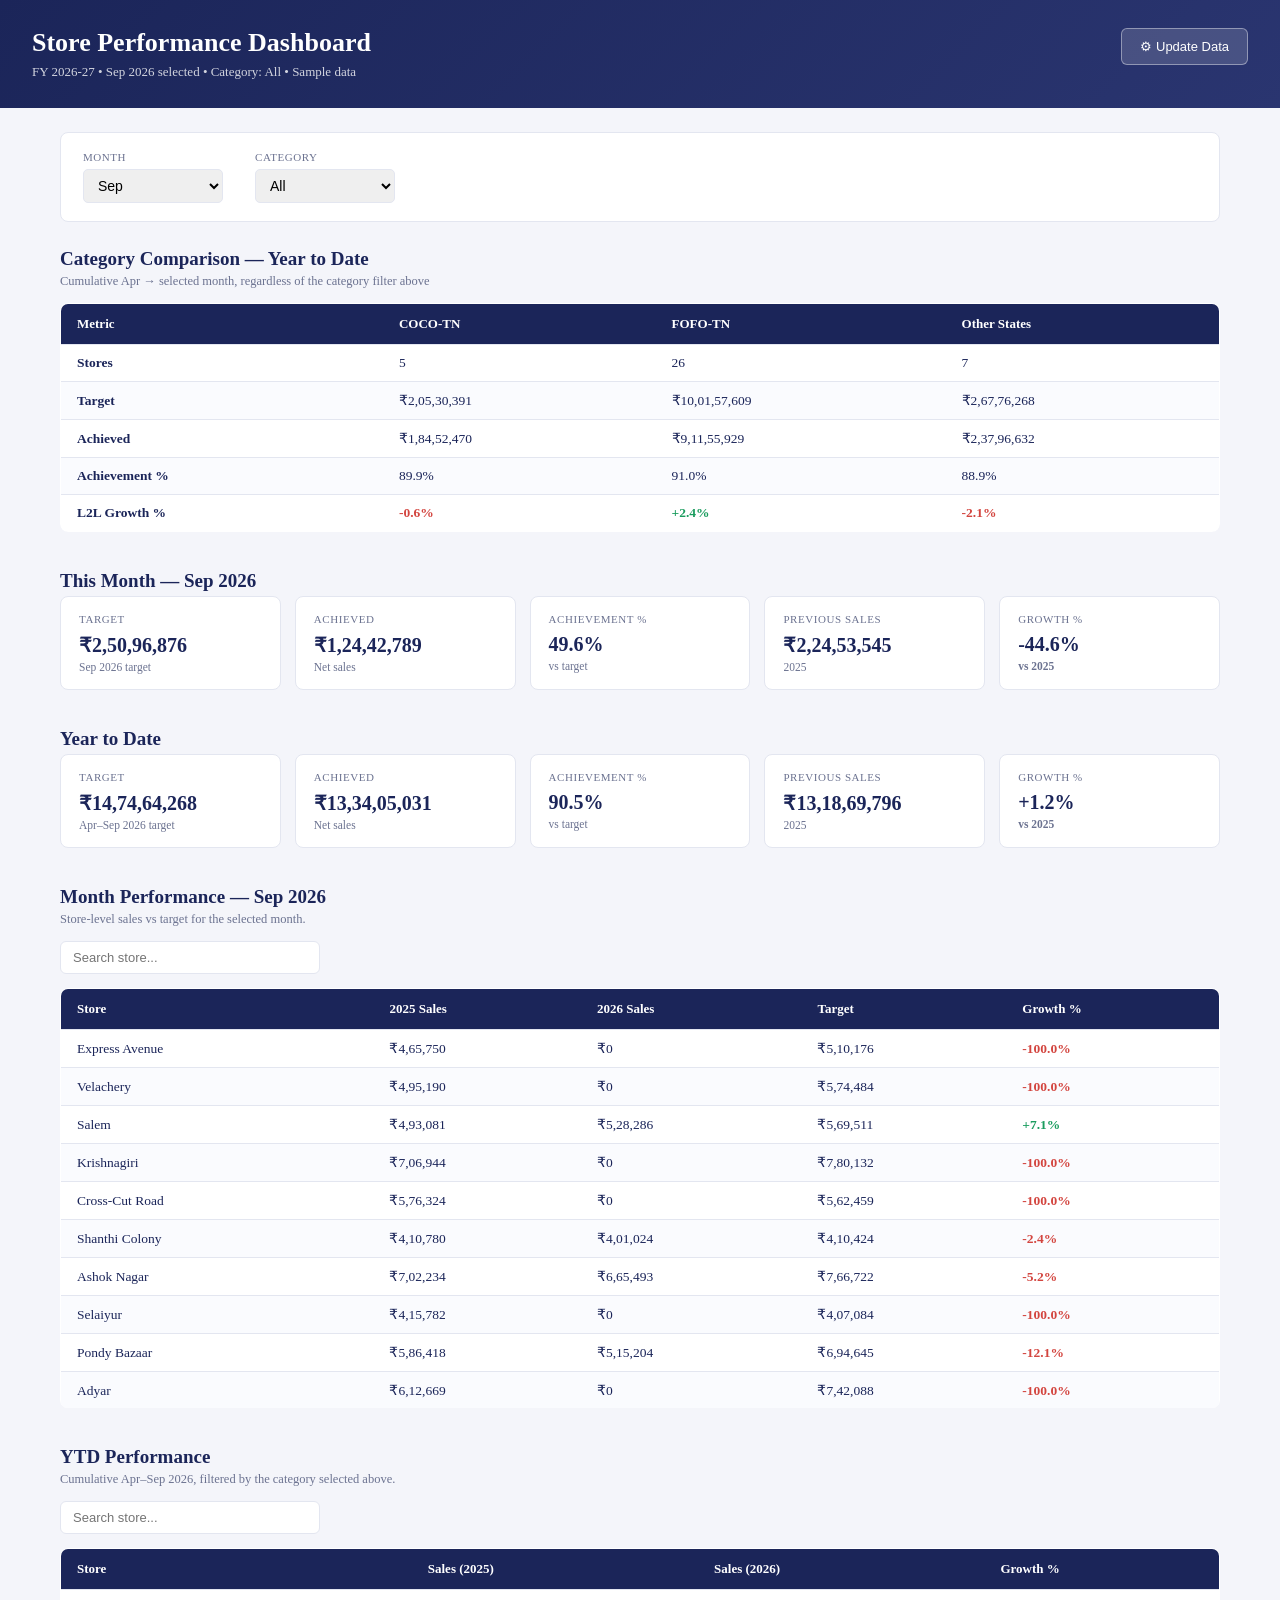
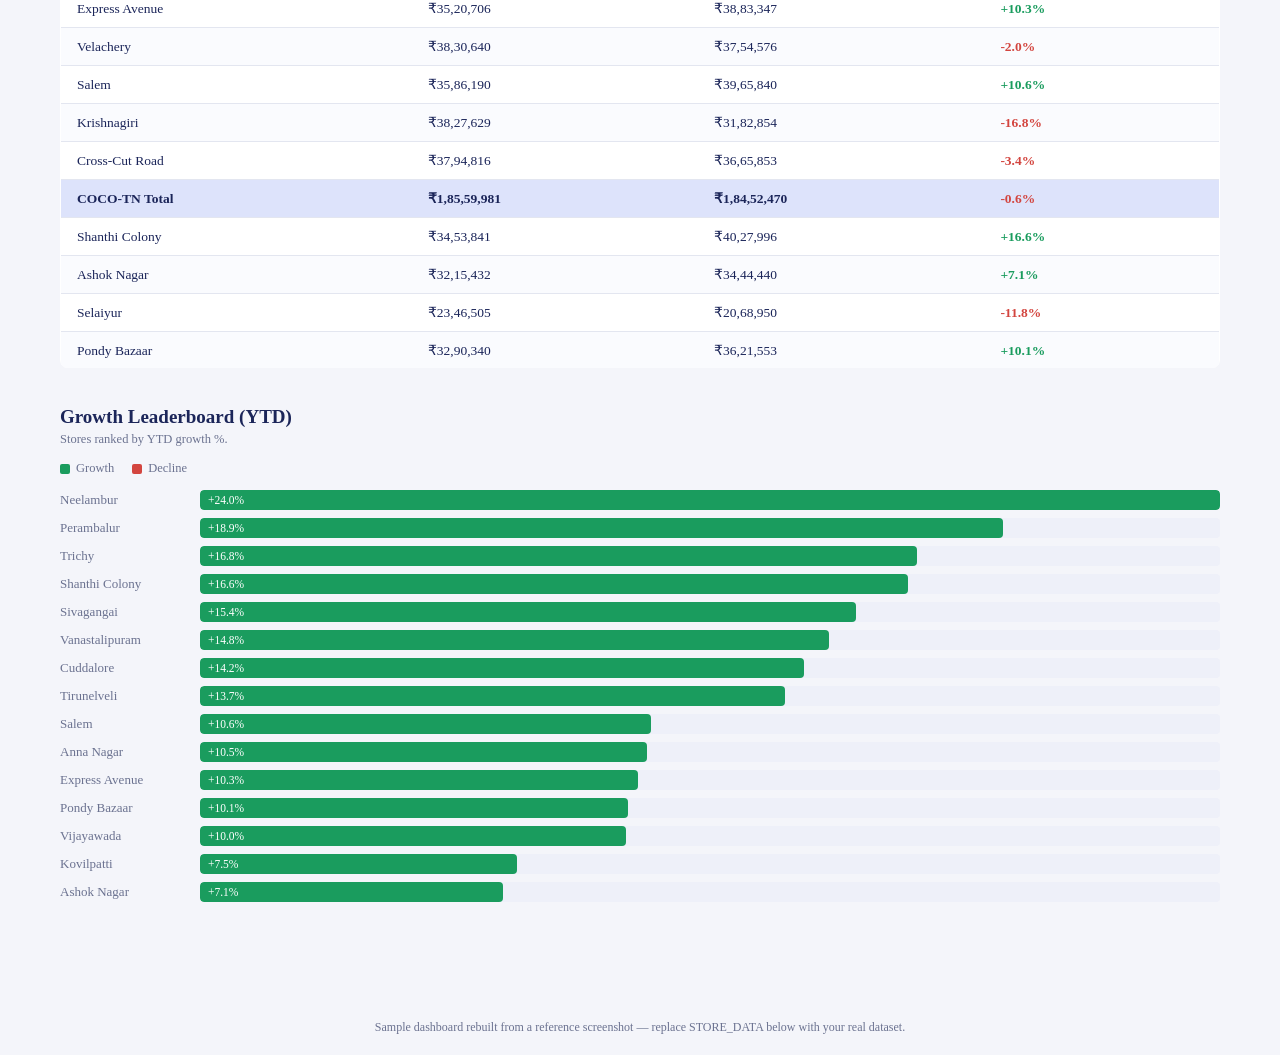
<file: index (8).html>
<!DOCTYPE html>
<html lang="en">
<head>
<meta charset="UTF-8" />
<meta name="viewport" content="width=device-width, initial-scale=1" />
<title>Store Performance Dashboard</title>
<style>
  :root{
    --navy:#1b2559; --navy-light:#2a3570; --accent:#5b6fe0;
    --green:#1a9c5e; --red:#d3453f; --bg:#f4f5fa; --card:#ffffff;
    --border:#e3e6f0; --text:#1b2559; --muted:#6b7290;
  }
  *{box-sizing:border-box;}
  body{margin:0;font-family:Cambria,Georgia,"Times New Roman",serif;background:var(--bg);color:var(--text);}
  header{background:linear-gradient(135deg,var(--navy),var(--navy-light));color:#fff;padding:28px 32px;
    display:flex;justify-content:space-between;align-items:flex-start;flex-wrap:wrap;gap:12px;}
  header h1{margin:0 0 6px;font-size:26px;}
  header p{margin:0;opacity:.8;font-size:13px;}
  header button{background:rgba(255,255,255,.15);border:1px solid rgba(255,255,255,.4);color:#fff;
    padding:10px 18px;border-radius:6px;cursor:pointer;font-size:13px;}
  header button:hover{background:rgba(255,255,255,.25);}
  main{max-width:1200px;margin:0 auto;padding:24px 20px 60px;}
  .filters{background:var(--card);border:1px solid var(--border);border-radius:8px;padding:18px 22px;
    display:flex;gap:32px;margin-bottom:26px;flex-wrap:wrap;}
  .filters label{display:block;font-size:11px;letter-spacing:.05em;color:var(--muted);margin-bottom:6px;text-transform:uppercase;}
  .filters select{padding:7px 10px;border:1px solid var(--border);border-radius:5px;font-size:14px;min-width:140px;}
  h2{font-size:19px;margin:0 0 4px;color:var(--navy);}
  .sub{font-size:12.5px;color:var(--muted);margin:0 0 14px;}
  section{margin-bottom:38px;}
  table{width:100%;border-collapse:collapse;background:var(--card);border:1px solid var(--border);border-radius:8px;overflow:hidden;}
  thead th{background:var(--navy);color:#fff;text-align:left;padding:12px 16px;font-size:13px;font-weight:600;}
  tbody td{padding:10px 16px;border-top:1px solid var(--border);font-size:13.5px;}
  tbody tr:nth-child(even){background:#fafbfe;}
  tbody tr.total-row{background:#dde3fb;font-weight:700;}
  tbody tr.grand-total{background:var(--navy);color:#fff;font-weight:700;}
  .pos{color:var(--green);font-weight:600;}
  .neg{color:var(--red);font-weight:600;}
  .kpi-grid{display:grid;grid-template-columns:repeat(auto-fit,minmax(160px,1fr));gap:14px;}
  .kpi{background:var(--card);border:1px solid var(--border);border-radius:8px;padding:16px 18px;}
  .kpi .label{font-size:11px;letter-spacing:.05em;color:var(--muted);text-transform:uppercase;margin-bottom:8px;}
  .kpi .value{font-size:20px;font-weight:700;}
  .kpi .foot{font-size:11.5px;color:var(--muted);margin-top:4px;}
  .tabs{display:flex;gap:10px;margin-bottom:14px;flex-wrap:wrap;}
  .tabs button{border:1px solid var(--border);background:#fff;padding:8px 16px;border-radius:20px;
    font-size:13px;cursor:pointer;color:var(--text);}
  .tabs button.active{background:var(--navy);color:#fff;border-color:var(--navy);}
  .search{padding:8px 12px;border:1px solid var(--border);border-radius:6px;width:260px;margin-bottom:14px;font-size:13px;}
  .bar-row{display:flex;align-items:center;gap:10px;margin-bottom:8px;font-size:13px;}
  .bar-row .name{width:130px;flex-shrink:0;color:var(--muted);}
  .bar-track{flex:1;background:#eef0f9;border-radius:4px;height:20px;position:relative;overflow:hidden;}
  .bar-fill{height:100%;border-radius:4px;display:flex;align-items:center;padding-left:8px;color:#fff;font-size:11.5px;white-space:nowrap;}
  .bar-fill.growth{background:var(--green);}
  .bar-fill.decline{background:var(--red);}
  .legend{display:flex;gap:18px;margin-bottom:14px;font-size:12.5px;color:var(--muted);}
  .legend span{display:inline-flex;align-items:center;gap:6px;}
  .dot{width:10px;height:10px;border-radius:2px;display:inline-block;}
  .table-wrap{max-height:420px;overflow:auto;border-radius:8px;}
  .table-wrap thead th{position:sticky;top:0;z-index:1;}
  footer{text-align:center;color:var(--muted);font-size:12px;padding:20px;}
</style>
</head>
<body>

<header>
  <div>
    <h1>Store Performance Dashboard</h1>
    <p id="subtitle">FY 2026-27 • Sample data • Target vs Achievement • 2025 vs 2026 Growth • Store KPIs</p>
  </div>
  <button onclick="loadLiveData()">⚙ Update Data</button>
</header>

<main>

  <div class="filters">
    <div>
      <label>Month</label>
      <select id="monthSelect"></select>
    </div>
    <div>
      <label>Category</label>
      <select id="categorySelect">
        <option value="All">All</option>
        <option value="COCO-TN">COCO-TN</option>
        <option value="FOFO-TN">FOFO-TN</option>
        <option value="Other States">Other States</option>
      </select>
    </div>
  </div>

  <section>
    <h2>Category Comparison — Year to Date</h2>
    <p class="sub">Cumulative Apr → selected month, regardless of the category filter above</p>
    <div class="table-wrap">
      <table>
        <thead><tr>
          <th>Metric</th><th>COCO-TN</th><th>FOFO-TN</th><th>Other States</th>
        </tr></thead>
        <tbody id="categoryCompBody"></tbody>
      </table>
    </div>
  </section>

  <section>
    <h2 id="thisMonthTitle">This Month</h2>
    <div class="kpi-grid" id="thisMonthKpis"></div>
  </section>

  <section>
    <h2>Year to Date</h2>
    <div class="kpi-grid" id="ytdKpis"></div>
  </section>

  <section>
    <h2 id="monthPerfTitle">Month Performance</h2>
    <p class="sub">Store-level sales vs target for the selected month.</p>
    <input class="search" id="monthSearch" placeholder="Search store...">
    <div class="table-wrap">
      <table>
        <thead><tr>
          <th>Store</th><th>2025 Sales</th><th>2026 Sales</th><th>Target</th><th>Growth %</th>
        </tr></thead>
        <tbody id="monthPerfBody"></tbody>
      </table>
    </div>
  </section>

  <section>
    <h2>YTD Performance</h2>
    <p class="sub" id="ytdPerfSub"></p>
    <input class="search" id="ytdSearch" placeholder="Search store...">
    <div class="table-wrap">
      <table>
        <thead><tr>
          <th>Store</th><th>Sales (2025)</th><th>Sales (2026)</th><th>Growth %</th>
        </tr></thead>
        <tbody id="ytdPerfBody"></tbody>
      </table>
    </div>
  </section>

  <section>
    <h2>Growth Leaderboard (YTD)</h2>
    <p class="sub">Stores ranked by YTD growth %.</p>
    <div class="legend">
      <span><i class="dot" style="background:var(--green)"></i>Growth</span>
      <span><i class="dot" style="background:var(--red)"></i>Decline</span>
    </div>
    <div id="growthChart"></div>
  </section>

</main>

<footer>Sample dashboard rebuilt from a reference screenshot — replace STORE_DATA below with your real dataset.</footer>

<script>
/* ---------------------------------------------------------
   LIVE DATA SOURCES (published Google Sheet CSVs)
   NOTE: these are wired up but the column mapping below
   (parseSaleRow, parseTargetRow, etc.) is a best-guess
   placeholder until the real header rows are confirmed.
   Search "TODO: CONFIRM COLUMNS" to find what to adjust.
--------------------------------------------------------- */
const SALE_URL =
  "https://docs.google.com/spreadsheets/d/e/2PACX-1vQOgpraKVB0D1Ey0zuWSZQJ0JH23P2c9gEnWtlTPHYHHpi5m6iyyTZg3UaucUSG3ikv7-vXiqsm4WnW/pub?gid=1054702314&single=true&output=csv";
const SALE_LY_URL =
  "https://docs.google.com/spreadsheets/d/e/2PACX-1vQOgpraKVB0D1Ey0zuWSZQJ0JH23P2c9gEnWtlTPHYHHpi5m6iyyTZg3UaucUSG3ikv7-vXiqsm4WnW/pub?gid=234205256&single=true&output=csv";
const STORE_TARGET_URL =
  "https://docs.google.com/spreadsheets/d/e/2PACX-1vQOgpraKVB0D1Ey0zuWSZQJ0JH23P2c9gEnWtlTPHYHHpi5m6iyyTZg3UaucUSG3ikv7-vXiqsm4WnW/pub?gid=311460288&single=true&output=csv";
const STAFF_TARGET_URL =
  "https://docs.google.com/spreadsheets/d/e/2PACX-1vQOgpraKVB0D1Ey0zuWSZQJ0JH23P2c9gEnWtlTPHYHHpi5m6iyyTZg3UaucUSG3ikv7-vXiqsm4WnW/pub?gid=187181872&single=true&output=csv";
const STORE_TARGET_LY_URL =
  "https://docs.google.com/spreadsheets/d/e/2PACX-1vQOgpraKVB0D1Ey0zuWSZQJ0JH23P2c9gEnWtlTPHYHHpi5m6iyyTZg3UaucUSG3ikv7-vXiqsm4WnW/pub?gid=108189863&single=true&output=csv";
const CATEGORY_TARGET_URL =
  "https://docs.google.com/spreadsheets/d/e/2PACX-1vQOgpraKVB0D1Ey0zuWSZQJ0JH23P2c9gEnWtlTPHYHHpi5m6iyyTZg3UaucUSG3ikv7-vXiqsm4WnW/pub?gid=553992983&single=true&output=csv";
const STORE_TYPE_URL =
  "https://docs.google.com/spreadsheets/d/e/2PACX-1vQOgpraKVB0D1Ey0zuWSZQJ0JH23P2c9gEnWtlTPHYHHpi5m6iyyTZg3UaucUSG3ikv7-vXiqsm4WnW/pub?gid=1866992180&single=true&output=csv";

/* Minimal CSV parser (handles quoted commas) */
function parseCSV(text){
  const rows = [];
  let row = [], field = "", inQuotes = false;
  for (let i=0; i<text.length; i++){
    const c = text[i], next = text[i+1];
    if (inQuotes){
      if (c === '"' && next === '"'){ field += '"'; i++; }
      else if (c === '"'){ inQuotes = false; }
      else field += c;
    } else {
      if (c === '"') inQuotes = true;
      else if (c === ',') { row.push(field); field = ""; }
      else if (c === '\n' || c === '\r'){
        if (c === '\r' && next === '\n') i++;
        row.push(field); field = "";
        if (row.length > 1 || row[0] !== "") rows.push(row);
        row = [];
      } else field += c;
    }
  }
  if (field !== "" || row.length){ row.push(field); rows.push(row); }
  if (!rows.length) return [];
  const headers = rows[0].map(h => h.trim());
  return rows.slice(1).filter(r => r.some(v => v !== "")).map(r => {
    const obj = {};
    headers.forEach((h,i) => obj[h] = (r[i]||"").trim());
    return obj;
  });
}

async function fetchCSV(url){
  const res = await fetch(url);
  if (!res.ok) throw new Error("Failed to fetch " + url);
  return parseCSV(await res.text());
}

/* ---------------------------------------------------------
   SAMPLE DATA (fallback) — used until the live sheets are
   fetched and confirmed. Structure:
   { name, category, target: {month:amount}, sales2025:{month:amount}, sales2026:{month:amount} }
--------------------------------------------------------- */
const MONTHS = ["Jan","Feb","Mar","Apr","May","Jun","Jul","Aug","Sep","Oct","Nov","Dec"];
const FY_MONTHS = ["Apr","May","Jun","Jul","Aug","Sep","Oct","Nov","Dec","Jan","Feb","Mar"]; // FY order
const CURRENT_MONTH = "Sep";

function rnd(min,max){ return Math.round(min + Math.random()*(max-min)); }

const STORE_NAMES = {
  "COCO-TN": ["Express Avenue","Velachery","Salem","Krishnagiri","Cross-Cut Road"],
  "FOFO-TN": ["Shanthi Colony","Ashok Nagar","Selaiyur","Pondy Bazaar","Adyar","Porur","Vellore",
    "Siruseri","Kovilpatti","Thoothukudi","Trichy","Pondicherry","Rs Puram","Sivagangai",
    "Ramanathapuram","Tirunelveli","Cuddalore","Perambalur","Mysore","Warangal",
    "Vanastalipuram","Karimnagar","Sivakasi","Anna Nagar","Neelambur","Purasaiwakkam"],
  "Other States": ["Nellore","Vijayawada","Hyderabad Central","Vizag","Bengaluru North","Coimbatore East","Kochi Marine"]
};

const STORE_DATA = [];
Object.entries(STORE_NAMES).forEach(([cat, names]) => {
  names.forEach(name => {
    const target = {}, s25 = {}, s26 = {};
    MONTHS.forEach(m => {
      const base = rnd(400000, 900000);
      target[m] = base;
      s25[m] = Math.round(base * (0.75 + Math.random()*0.3));
      // ~65% of stores have 2026 data for current & past months, rest 0 (not yet uploaded)
      s26[m] = Math.round(s25[m] * (0.85 + Math.random()*0.5));
    });
    // Simulate "not yet uploaded" for current month on some stores
    if (Math.random() < 0.55) s26[CURRENT_MONTH] = 0;
    STORE_DATA.push({ name, category: cat, target, sales2025: s25, sales2026: s26 });
  });
});

/* ---------------------------------------------------------
   LIVE DATA LOADER
   TODO: CONFIRM COLUMNS — once you send me the real header
   row for each sheet, this function gets rewritten to build
   STORE_DATA from the actual CSVs instead of random numbers.
   For now it just fetches + logs each sheet's headers to the
   browser console (F12) so we can see the real column names.
--------------------------------------------------------- */
async function loadLiveData(){
  const sources = {
    SALE_URL, SALE_LY_URL, STORE_TARGET_URL, STORE_TARGET_LY_URL,
    STAFF_TARGET_URL, CATEGORY_TARGET_URL, STORE_TYPE_URL
  };
  for (const [key, url] of Object.entries(sources)){
    try {
      const rows = await fetchCSV(url);
      console.log(`[${key}] columns:`, rows.length ? Object.keys(rows[0]) : "(empty)");
      console.log(`[${key}] sample row:`, rows[0]);
    } catch (err){
      console.error(`[${key}] fetch failed:`, err.message);
    }
  }
  alert("Fetched your 7 sheets — open the browser console (F12) to see each sheet's column names. Once you share those with me, I'll finish wiring real data into the dashboard.");
}

/* ---------------------------------------------------------
   Helpers
--------------------------------------------------------- */
const inr = n => "₹" + Math.round(n).toLocaleString("en-IN");
const pct = n => (isFinite(n) ? (n>=0?"+":"") + n.toFixed(1) + "%" : "N/A");
function growthClass(n){ return n >= 0 ? "pos" : "neg"; }

function ytdMonths(uptoMonth){
  const idx = FY_MONTHS.indexOf(uptoMonth);
  return FY_MONTHS.slice(0, idx+1);
}

function sumField(stores, field, months){
  return stores.reduce((tot, st) => tot + months.reduce((s,m) => s + (st[field][m]||0), 0), 0);
}

/* ---------------------------------------------------------
   Populate month selector
--------------------------------------------------------- */
const monthSelect = document.getElementById("monthSelect");
FY_MONTHS.forEach(m => {
  const opt = document.createElement("option");
  opt.value = m; opt.textContent = m;
  if (m === CURRENT_MONTH) opt.selected = true;
  monthSelect.appendChild(opt);
});

const categorySelect = document.getElementById("categorySelect");
monthSelect.addEventListener("change", render);
categorySelect.addEventListener("change", render);
document.getElementById("monthSearch").addEventListener("input", renderMonthPerf);
document.getElementById("ytdSearch").addEventListener("input", renderYtdPerf);

/* ---------------------------------------------------------
   Renderers
--------------------------------------------------------- */
function currentStores(){
  const cat = categorySelect.value;
  return cat === "All" ? STORE_DATA : STORE_DATA.filter(s => s.category === cat);
}

function renderCategoryComparison(){
  const month = monthSelect.value;
  const months = ytdMonths(month);
  const cats = ["COCO-TN","FOFO-TN","Other States"];
  const rows = [
    ["Stores", c => STORE_DATA.filter(s=>s.category===c).length],
    ["Target", c => inr(sumField(STORE_DATA.filter(s=>s.category===c), "target", months))],
    ["Achieved", c => inr(sumField(STORE_DATA.filter(s=>s.category===c), "sales2026", months))],
    ["Achievement %", c => {
      const stores = STORE_DATA.filter(s=>s.category===c);
      const t = sumField(stores,"target",months), a = sumField(stores,"sales2026",months);
      return pct((a/t*100) - 100 + 100).replace("+","").slice(0,-1) + "%"; // just show ratio
    }],
  ];
  // simpler: compute achievement% properly
  const body = document.getElementById("categoryCompBody");
  body.innerHTML = "";
  const metricRows = [
    { label:"Stores", calc:c => STORE_DATA.filter(s=>s.category===c).length },
    { label:"Target", calc:c => inr(sumField(STORE_DATA.filter(s=>s.category===c),"target",months)) },
    { label:"Achieved", calc:c => inr(sumField(STORE_DATA.filter(s=>s.category===c),"sales2026",months)) },
    { label:"Achievement %", calc:c => {
        const st = STORE_DATA.filter(s=>s.category===c);
        const t = sumField(st,"target",months), a = sumField(st,"sales2026",months);
        return (t? (a/t*100).toFixed(1):"0.0") + "%";
      }},
    { label:"L2L Growth %", calc:c => {
        const st = STORE_DATA.filter(s=>s.category===c);
        const a25 = sumField(st,"sales2025",months), a26 = sumField(st,"sales2026",months);
        const g = a25? ((a26-a25)/a25*100) : 0;
        return `<span class="${growthClass(g)}">${pct(g)}</span>`;
      }},
  ];
  metricRows.forEach(row => {
    const tr = document.createElement("tr");
    tr.innerHTML = `<td><strong>${row.label}</strong></td>` + cats.map(c=>`<td>${row.calc(c)}</td>`).join("");
    body.appendChild(tr);
  });
}

function kpiCard(label, value, foot, footClass){
  return `<div class="kpi">
    <div class="label">${label}</div>
    <div class="value">${value}</div>
    <div class="foot ${footClass||''}">${foot||''}</div>
  </div>`;
}

function renderKpis(){
  const month = monthSelect.value;
  const stores = currentStores();

  document.getElementById("thisMonthTitle").textContent = `This Month — ${month} 2026`;
  const target = sumField(stores,"target",[month]);
  const achieved = sumField(stores,"sales2026",[month]);
  const prev = sumField(stores,"sales2025",[month]);
  const growth = prev ? ((achieved-prev)/prev*100) : 0;
  const achPct = target ? (achieved/target*100) : 0;

  document.getElementById("thisMonthKpis").innerHTML = [
    kpiCard("Target", inr(target), `${month} 2026 target`),
    kpiCard("Achieved", inr(achieved), "Net sales"),
    kpiCard("Achievement %", achPct.toFixed(1)+"%", "vs target"),
    kpiCard("Previous Sales", inr(prev), "2025"),
    kpiCard("Growth %", pct(growth), "vs 2025", growthClass(growth)),
  ].join("");

  const months = ytdMonths(month);
  const yTarget = sumField(stores,"target",months);
  const yAchieved = sumField(stores,"sales2026",months);
  const yPrev = sumField(stores,"sales2025",months);
  const yGrowth = yPrev ? ((yAchieved-yPrev)/yPrev*100) : 0;
  const yAchPct = yTarget ? (yAchieved/yTarget*100) : 0;

  document.getElementById("ytdKpis").innerHTML = [
    kpiCard("Target", inr(yTarget), `Apr–${month} 2026 target`),
    kpiCard("Achieved", inr(yAchieved), "Net sales"),
    kpiCard("Achievement %", yAchPct.toFixed(1)+"%", "vs target"),
    kpiCard("Previous Sales", inr(yPrev), "2025"),
    kpiCard("Growth %", pct(yGrowth), "vs 2025", growthClass(yGrowth)),
  ].join("");
}

function renderMonthPerf(){
  const month = monthSelect.value;
  const q = document.getElementById("monthSearch").value.toLowerCase();
  document.getElementById("monthPerfTitle").textContent = `Month Performance — ${month} 2026`;
  const body = document.getElementById("monthPerfBody");
  body.innerHTML = "";
  currentStores()
    .filter(s => s.name.toLowerCase().includes(q))
    .forEach(s => {
      const s25 = s.sales2025[month]||0, s26 = s.sales2026[month]||0, t = s.target[month]||0;
      const g = s25 ? ((s26-s25)/s25*100) : null;
      const tr = document.createElement("tr");
      tr.innerHTML = `<td>${s.name}</td><td>${inr(s25)}</td><td>${inr(s26)}</td><td>${inr(t)}</td>
        <td>${g===null?'N/A':`<span class="${growthClass(g)}">${pct(g)}</span>`}</td>`;
      body.appendChild(tr);
    });
}

function renderYtdPerf(){
  const month = monthSelect.value;
  const months = ytdMonths(month);
  const q = document.getElementById("ytdSearch").value.toLowerCase();
  document.getElementById("ytdPerfSub").textContent =
    `Cumulative Apr–${month} 2026, filtered by the category selected above.`;
  const body = document.getElementById("ytdPerfBody");
  body.innerHTML = "";

  const cats = categorySelect.value === "All" ? ["COCO-TN","FOFO-TN","Other States"] : [categorySelect.value];
  let grand25 = 0, grand26 = 0;

  cats.forEach(cat => {
    const stores = STORE_DATA.filter(s => s.category===cat && s.name.toLowerCase().includes(q));
    let cat25 = 0, cat26 = 0;
    stores.forEach(s => {
      const s25 = months.reduce((sum,m)=>sum+(s.sales2025[m]||0),0);
      const s26 = months.reduce((sum,m)=>sum+(s.sales2026[m]||0),0);
      cat25 += s25; cat26 += s26;
      const g = s25 ? ((s26-s25)/s25*100) : null;
      const tr = document.createElement("tr");
      tr.innerHTML = `<td>${s.name}</td><td>${inr(s25)}</td><td>${inr(s26)}</td>
        <td>${g===null?'N/A':`<span class="${growthClass(g)}">${pct(g)}</span>`}</td>`;
      body.appendChild(tr);
    });
    const catG = cat25 ? ((cat26-cat25)/cat25*100) : 0;
    const totalTr = document.createElement("tr");
    totalTr.className = "total-row";
    totalTr.innerHTML = `<td>${cat} Total</td><td>${inr(cat25)}</td><td>${inr(cat26)}</td>
      <td><span class="${growthClass(catG)}">${pct(catG)}</span></td>`;
    body.appendChild(totalTr);
    grand25 += cat25; grand26 += cat26;
  });

  const grandG = grand25 ? ((grand26-grand25)/grand25*100) : 0;
  const grandTr = document.createElement("tr");
  grandTr.className = "grand-total";
  grandTr.innerHTML = `<td>Retail Total</td><td>${inr(grand25)}</td><td>${inr(grand26)}</td>
    <td>${pct(grandG)}</td>`;
  body.appendChild(grandTr);
}

function renderGrowthChart(){
  const month = monthSelect.value;
  const months = ytdMonths(month);
  const stores = currentStores().map(s => {
    const s25 = months.reduce((sum,m)=>sum+(s.sales2025[m]||0),0);
    const s26 = months.reduce((sum,m)=>sum+(s.sales2026[m]||0),0);
    const g = s25 ? ((s26-s25)/s25*100) : 0;
    return { name: s.name, g };
  }).sort((a,b) => b.g - a.g).slice(0, 15);

  const maxAbs = Math.max(...stores.map(s=>Math.abs(s.g)), 1);
  const container = document.getElementById("growthChart");
  container.innerHTML = stores.map(s => {
    const widthPct = Math.min(100, Math.abs(s.g)/maxAbs*100);
    const cls = s.g >= 0 ? "growth" : "decline";
    return `<div class="bar-row">
      <div class="name">${s.name}</div>
      <div class="bar-track">
        <div class="bar-fill ${cls}" style="width:${widthPct}%">${pct(s.g)}</div>
      </div>
    </div>`;
  }).join("");
}

function render(){
  document.getElementById("subtitle").textContent =
    `FY 2026-27 • ${monthSelect.value} 2026 selected • Category: ${categorySelect.value} • Sample data`;
  renderCategoryComparison();
  renderKpis();
  renderMonthPerf();
  renderYtdPerf();
  renderGrowthChart();
}

render();
</script>
</body>
</html>
</file>
